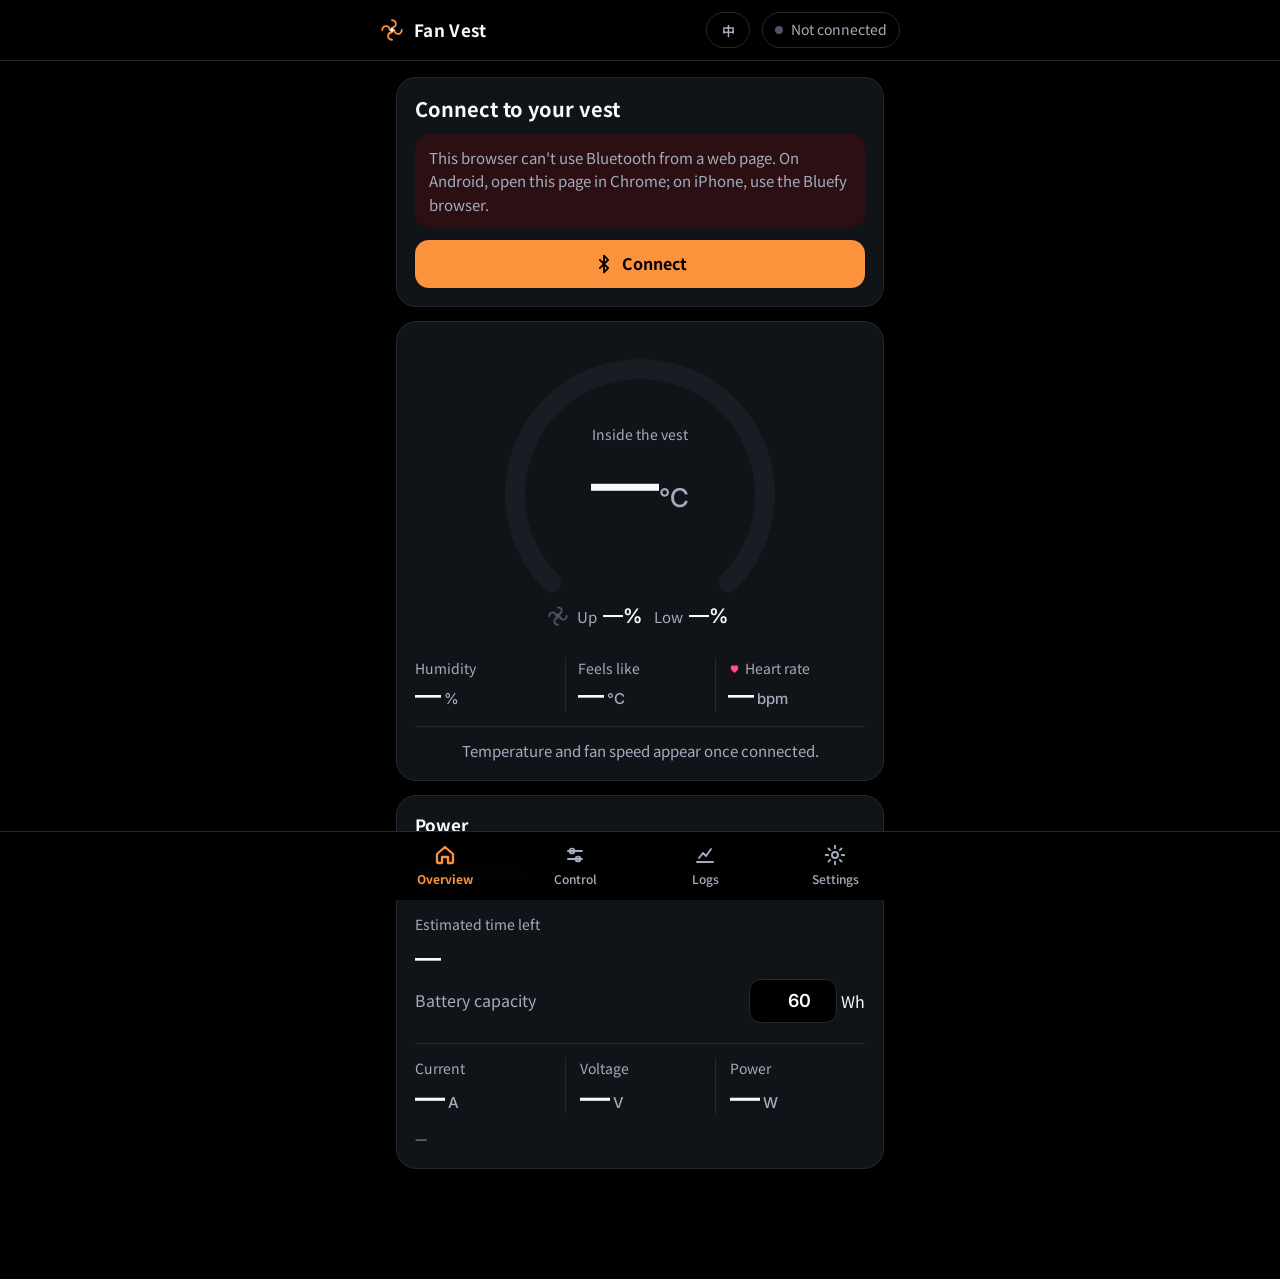
<file: docs/index.html>
<!doctype html>
<html lang="zh-Hant">
<head>
<meta charset="utf-8">
<meta name="viewport" content="width=device-width, initial-scale=1, viewport-fit=cover">
<title>風扇背心控制</title>
<meta name="description" content="用手機藍牙控制溫控風扇背心：即時溫濕度、體感溫度、分區風速、電源與中暑警示。">
<meta name="theme-color" content="#000000">
<link rel="manifest" href="manifest.webmanifest">
<link rel="icon" href="icon.svg" type="image/svg+xml">
<link rel="preconnect" href="https://fonts.googleapis.com">
<link rel="preconnect" href="https://fonts.gstatic.com" crossorigin>
<link href="https://fonts.googleapis.com/css2?family=Inter:wght@500;600;700&family=Noto+Sans+TC:wght@400;500;700&display=swap" rel="stylesheet">
<link rel="stylesheet" href="style.css?v=14">
</head>
<body>
<header class="bar">
  <div class="bar-inner">
    <h1 class="brand">
      <svg viewBox="0 0 32 32" aria-hidden="true"><path d="M16 3c4 0 6 3.2 5 6.4-.7 2.3-3 3.4-5 3.6M29 16c0 4-3.2 6-6.4 5-2.3-.7-3.4-3-3.6-5M16 29c-4 0-6-3.2-5-6.4.7-2.3 3-3.4 5-3.6M3 16c0-4 3.2-6 6.4-5 2.3.7 3.4 3 3.6 5" fill="none" stroke="#fb923c" stroke-width="2.4" stroke-linecap="round"/><circle cx="16" cy="16" r="2.6" fill="#f8fafc"/></svg>
      <span data-i18n="brand">風扇背心</span>
    </h1>
    <button class="lang" id="langBtn" type="button" data-i18n="langBtn" data-i18n-aria="langLabel">EN</button>
    <span class="link" id="link" data-state="idle" role="status" aria-live="polite"><span class="link-dot"></span><span id="linkText">未連線</span></span>
  </div>
</header>

<main>
  <section class="panel connect" id="connectPanel" aria-labelledby="connectTitle">
    <h2 id="connectTitle" data-i18n="connectTitle">連線到背心</h2>
    <p id="connectText">打開背心電源與手機藍牙，再點下面的按鈕，從清單選擇「FanVest」。第一次連線時手機會要求輸入配對碼（預設 123456）。</p>
    <div class="notice err" id="unsupported" hidden>
      <p data-i18n="unsupported">這個瀏覽器不支援藍牙網頁連線。Android 請用 Chrome 開啟本頁；iPhone 請改用 Bluefy 瀏覽器。</p>
    </div>
    <div class="notice err" id="connectError" hidden><p id="connectErrorText"></p></div>
    <button class="primary" id="connectBtn" type="button">
      <svg viewBox="0 0 24 24" aria-hidden="true"><path d="M7 7l10 10-5 5V2l5 5L7 17" fill="none" stroke="currentColor" stroke-width="2.2" stroke-linecap="round" stroke-linejoin="round"/></svg>
      <span id="connectBtnText">連線裝置</span>
    </button>
  </section>

  <section class="alert" id="heatAlert" role="alert" hidden>
    <svg viewBox="0 0 24 24" aria-hidden="true"><path d="M12 3l9.5 17h-19z" fill="none" stroke="currentColor" stroke-width="2" stroke-linejoin="round"/><path d="M12 10v4.5M12 17.5v.5" stroke="currentColor" stroke-width="2.2" stroke-linecap="round"/></svg>
    <div>
      <p class="alert-title" id="heatAlertTitle">中暑風險</p>
      <p id="heatAlertText">請到陰涼處休息、補充水分。</p>
    </div>
    <button type="button" id="muteBtn" data-i18n="mute">我知道了</button>
  </section>

  <section class="alert" id="hrAlert" role="alert" hidden>
    <svg viewBox="0 0 24 24" aria-hidden="true"><path d="M12 20s-7-4.4-7-10a4 4 0 0 1 7-2.6A4 4 0 0 1 19 10c0 5.6-7 10-7 10z" fill="none" stroke="currentColor" stroke-width="2" stroke-linejoin="round"/></svg>
    <div>
      <p class="alert-title" id="hrAlertTitle"></p>
      <p id="hrAlertText"></p>
    </div>
    <button type="button" id="hrMuteBtn" data-i18n="mute">我知道了</button>
  </section>

  <section class="alert info" id="hydrateAlert" role="alert" hidden>
    <svg viewBox="0 0 24 24" aria-hidden="true"><path d="M12 3c3.5 4.5 6 7.8 6 11a6 6 0 0 1-12 0c0-3.2 2.5-6.5 6-11z" fill="none" stroke="currentColor" stroke-width="2" stroke-linejoin="round"/></svg>
    <div>
      <p class="alert-title" id="hydrateTitle"></p>
      <p id="hydrateText"></p>
    </div>
    <button type="button" id="hydrateBtn" data-i18n="hydrateBtn">我喝水了</button>
  </section>

  <div class="view" id="view-home" data-view="home" role="tabpanel" aria-labelledby="tab-home">
    <section class="panel gauge-panel" data-i18n-aria="readings" aria-label="即時讀數">
      <div class="gauge">
        <svg viewBox="0 0 240 240" aria-hidden="true">
          <path class="track" d="M49.29 190.71 A100 100 0 1 1 190.71 190.71"/>
          <path class="arc" id="arc" d="M49.29 190.71 A100 100 0 1 1 190.71 190.71" pathLength="100" stroke-dasharray="0 100"/>
        </svg>
        <div class="gauge-center">
          <span class="g-label" data-i18n="insideTemp">背心內溫度</span>
          <span class="g-temp"><span id="temp">—</span><span class="unit">°C</span></span>
          <span class="g-level" id="level"></span>
        </div>
        <div class="g-fan">
          <svg class="fan-icon" id="fanIcon" viewBox="0 0 24 24" aria-hidden="true"><path d="M12 2.5c3 0 4.5 2.4 3.8 4.8-.5 1.7-2.2 2.6-3.8 2.7M21.5 12c0 3-2.4 4.5-4.8 3.8-1.7-.5-2.6-2.2-2.7-3.8M12 21.5c-3 0-4.5-2.4-3.8-4.8.5-1.7 2.2-2.6 3.8-2.7M2.5 12c0-3 2.4-4.5 4.8-3.8 1.7.5 2.6 2.2 2.7 3.8" fill="none" stroke="currentColor" stroke-width="2" stroke-linecap="round"/><circle cx="12" cy="12" r="1.8" fill="currentColor"/></svg>
          <span data-i18n="upperShort">上</span><strong><span id="pctUpper">—</span>%</strong>
          <span data-i18n="lowerShort">下</span><strong><span id="pctLower">—</span>%</strong>
        </div>
      </div>
      <div class="stats three" id="readStats">
        <div><p class="p-label" data-i18n="humidity">濕度</p><p class="p-value"><span id="hum">—</span><span class="p-unit">%</span></p></div>
        <div><p class="p-label" data-i18n="feelsLike">體感溫度</p><p class="p-value"><span id="feels">—</span><span class="p-unit">°C</span></p></div>
        <div id="hrStat"><p class="p-label"><svg class="hr-icon" id="hrIcon" viewBox="0 0 24 24" aria-hidden="true"><path d="M12 20s-7-4.4-7-10a4 4 0 0 1 7-2.6A4 4 0 0 1 19 10c0 5.6-7 10-7 10z" fill="currentColor"/></svg><span data-i18n="hrTitle">心率</span></p><p class="p-value hr-value"><span id="hrNow">—</span><span class="p-unit">bpm</span></p><p class="p-sub" id="hrPeakVal"></p></div>
      </div>
      <p class="slider-note" id="hrNote" hidden></p>
      <div class="notice warn" id="sensorError" hidden><p id="sensorErrorText"></p></div>
      <p class="hint" id="hint">連線後會顯示即時溫度與風速。</p>
    </section>

    <section class="panel exposure" id="exposurePanel" aria-labelledby="exposureTitle" hidden>
      <h2 id="exposureTitle" data-i18n="exposureTitle">熱暴露</h2>
      <div class="stats">
        <div><p class="p-label" data-i18n="hotNow">連續高溫</p><p class="p-value"><span id="hotNow">—</span><span class="p-unit" data-i18n="minUnit">分</span></p></div>
        <div><p class="p-label" data-i18n="hotTotal">本次累積</p><p class="p-value"><span id="hotTotal">—</span><span class="p-unit" data-i18n="minUnit">分</span></p></div>
      </div>
      <p class="slider-note" id="exposureNote"></p>
    </section>

    <section class="panel power" aria-labelledby="powerTitle">
      <h2 id="powerTitle" data-i18n="powerTitle">電源</h2>
      <div class="battery" id="battery">
        <div class="batt-head"><span class="p-label" data-i18n="battery">電池（估算）</span><strong id="battPct">—</strong></div>
        <div class="batt-bar"><div id="battFill"></div></div>
      </div>

      <div class="runtime">
        <p class="p-label" data-i18n="runtimeLabel">預估還能用</p>
        <p class="p-value" id="runtime">—</p>
        <div class="field"><label for="capacity" data-i18n="capacityLabel">電池容量</label><span><input type="number" id="capacity" min="5" max="500" step="1" inputmode="numeric"> Wh</span></div>
        <p class="slider-note" id="runtimeNote"></p>
      </div>
      <div class="power-grid" id="powerGrid">
        <div><p class="p-label" data-i18n="current">電流</p><p class="p-value"><span id="amps">—</span><span class="p-unit">A</span></p></div>
        <div><p class="p-label" data-i18n="voltage">電壓</p><p class="p-value"><span id="volts">—</span><span class="p-unit">V</span></p></div>
        <div><p class="p-label" data-i18n="power">功率</p><p class="p-value"><span id="watts">—</span><span class="p-unit">W</span></p></div>
      </div>
      <p class="slider-note" id="usage">—</p>
      <div class="notice err" id="overcurrent" hidden><p id="overcurrentText"></p></div>
      <div class="notice warn" id="fanLow" hidden><p id="fanLowText"></p></div>
      <div class="notice warn" id="lowBatt" hidden><p id="lowBattText"></p></div>
      <p class="slider-note" id="powerNote" hidden data-i18n="powerMissing">沒有偵測到電流感測器（INA219），其他功能照常運作。</p>
    </section>
  </div>

  <div class="view" id="view-control" data-view="control" role="tabpanel" aria-labelledby="tab-control" hidden>
    <section class="panel control" aria-labelledby="controlTitle">
      <h2 id="controlTitle" data-i18n="controlTitle">控制模式</h2>
      <div class="segmented" role="group" data-i18n-aria="controlTitle" aria-label="控制模式">
        <button type="button" id="modeAuto" aria-pressed="true" disabled data-i18n="modeAuto">自動</button>
        <button type="button" id="modeManual" aria-pressed="false" disabled data-i18n="modeManual">手動</button>
      </div>

      <div class="chips" role="group" id="profiles" data-i18n-aria="profileTitle" aria-label="情境模式">
        <button type="button" data-profile="1" data-i18n="profile1">戶外工作</button>
        <button type="button" data-profile="2" data-i18n="profile2">運動</button>
        <button type="button" data-profile="3" data-i18n="profile3">安靜</button>
        <button type="button" data-profile="4" data-i18n="profile4">省電</button>
        <button type="button" data-profile="0" data-i18n="profile0">自訂</button>
      </div>
      <p class="slider-note" id="profileNote"></p>
      <div class="slider-head"><label for="sliderUpper" data-i18n="upperSpeed">上方風速</label><output id="outUpper" for="sliderUpper">50%</output></div>
      <input type="range" id="sliderUpper" min="0" max="100" step="5" value="50" disabled>
      <div class="slider-head"><label for="sliderLower" data-i18n="lowerSpeed">下方風速</label><output id="outLower" for="sliderLower">50%</output></div>
      <input type="range" id="sliderLower" min="0" max="100" step="5" value="50" disabled>
      <p class="slider-note" id="sliderNote">切換到手動模式後可以拖曳調整。</p>
    </section>

    <section class="panel curve" aria-labelledby="curveTitle">
      <h2 id="curveTitle" data-i18n="curveTitle">溫度與風速曲線</h2>
      <p class="sub" id="curveSub"></p>
      <svg id="chart" viewBox="0 0 340 190" role="img" data-i18n-aria="curveChart" aria-label="溫度對應風速曲線"></svg>
    </section>
  </div>

  <div class="view" id="view-log" data-view="log" role="tabpanel" aria-labelledby="tab-log" hidden>
    <section class="panel history" aria-labelledby="historyTitle">
      <h2 id="historyTitle" data-i18n="historyTitle">最近 10 分鐘</h2>
      <div class="legend">
        <span><i class="lg-temp"></i><span data-i18n="legendTemp">溫度</span></span><span><i class="lg-feels"></i><span data-i18n="legendFeels">體感</span></span><span><i class="lg-fan"></i><span data-i18n="legendFan">風速（右軸）</span></span>
      </div>
      <svg id="historyChart" viewBox="0 0 340 170" role="img" data-i18n-aria="historyChart" aria-label="最近 10 分鐘溫度與風速"></svg>
      <div class="legend"><span><i class="lg-hr"></i><span data-i18n="legendHr">心率</span></span><span><i class="lg-hr-alert"></i><span data-i18n="legendHrAlert">警報門檻</span></span></div>
      <svg id="hrChart" viewBox="0 0 340 100" role="img" data-i18n-aria="hrChart" aria-label="最近 10 分鐘心率"></svg>

      <button class="secondary" type="button" id="exportBtn" data-i18n="exportBtn" disabled>匯出紀錄（CSV）</button>
      <p class="slider-note" id="historyNote" data-i18n="historyNote">連線後開始記錄，網頁關閉後會清除。</p>
    </section>

    <section class="panel weather" id="weatherPanel" aria-labelledby="weatherTitle">
      <h2 id="weatherTitle" data-i18n="weatherTitle">戶外天氣</h2>
      <div class="stats" id="weatherStats" hidden>
        <div><p class="p-label" data-i18n="outdoorTemp">戶外溫度</p><p class="p-value"><span id="wxTemp">—</span><span class="p-unit">°C</span></p></div>
        <div><p class="p-label" data-i18n="outdoorFeels">戶外體感</p><p class="p-value"><span id="wxFeels">—</span><span class="p-unit">°C</span></p></div>
      </div>
      <p class="slider-note" id="weatherNote" data-i18n="weatherNote">按下按鈕後會用你的位置向 Open-Meteo 查詢天氣（位置只取到小數點後兩位）。</p>
      <div class="notice warn" id="weatherWarn" hidden><p id="weatherWarnText"></p></div>
      <button class="secondary" type="button" id="weatherBtn" data-i18n="weatherBtn">查詢天氣</button>
    </section>
  </div>

  <div class="view" id="view-settings" data-view="settings" role="tabpanel" aria-labelledby="tab-settings" hidden>
    <details class="panel settings" id="settings" open>
      <summary><h2 data-i18n="settingsTitle">設定</h2><span class="slider-note" data-i18n="settingsSub">溫度門檻、警示、蜂鳴器</span></summary>
      <form id="settingsForm" novalidate>
        <div class="field"><label for="setT1" data-i18n="setT1">啟動溫度</label><span><input type="number" id="setT1" step="0.5" min="16" max="44" inputmode="decimal"> °C</span></div>
        <div class="field"><label for="setT0" data-i18n="setT0">停止溫度</label><span><input type="number" id="setT0" step="0.5" min="15" max="43" inputmode="decimal"> °C</span></div>
        <div class="field"><label for="setT2" data-i18n="setT2">全速溫度</label><span><input type="number" id="setT2" step="0.5" min="17" max="45" inputmode="decimal"> °C</span></div>
        <div class="field"><label for="setHeat" data-i18n="setHeat">中暑警示（體感）</label><span><input type="number" id="setHeat" step="0.5" min="30" max="55" inputmode="decimal"> °C</span></div>
        <div class="slider-head"><label for="setBoost" data-i18n="setBoost">自動模式下方加強</label><output id="outBoost" for="setBoost">10%</output></div>
        <input type="range" id="setBoost" min="0" max="50" step="5" value="10">
        <label class="toggle"><input type="checkbox" id="setFeels"><span data-i18n="setFeels">依體感溫度控制（考慮濕度，悶熱時吹更強）</span></label>
        <label class="toggle"><input type="checkbox" id="setBuzzer"><span data-i18n="setBuzzer">蜂鳴器提醒</span></label>

        <div class="slider-head"><label for="setMax" data-i18n="setMax">最高風速上限</label><output id="outMax" for="setMax">100%</output></div>
        <input type="range" id="setMax" min="30" max="100" step="5" value="100">
        <div class="field"><label for="setHydFeels" data-i18n="setHydFeels">喝水提醒（體感高於）</label><span><input type="number" id="setHydFeels" step="0.5" min="25" max="45" inputmode="decimal"> °C</span></div>
        <div class="field"><label for="setHydMin" data-i18n="setHydMin">每隔</label><span><input type="number" id="setHydMin" step="5" min="5" max="120" inputmode="numeric"> <span data-i18n="minUnit">分</span></span></div>
        <label class="toggle"><input type="checkbox" id="setHrFan"><span data-i18n="setHrFan">心率偏快時自動加大風速（自動模式）</span></label>
      <div class="field"><label for="setHrHigh" data-i18n="setHrHigh">心率警報（持續高於）</label><span><input type="number" id="setHrHigh" step="5" min="100" max="220" inputmode="numeric"> bpm</span></div>
        <label class="toggle"><input type="checkbox" id="setLearn"><span data-i18n="setLearn">學習我的偏好（依手動調整自動微調門檻）</span></label>
        <div class="learn-row"><p class="slider-note" id="learnNote"></p><button class="ghost" type="button" id="learnReset" data-i18n="learnReset">清除學習</button></div>
        <div class="notice err" id="settingsError" hidden><p id="settingsErrorText"></p></div>
        <button class="primary" type="submit" id="saveBtn" disabled data-i18n="save">儲存到背心</button>
        <p class="slider-note" id="settingsNote" data-i18n="settingsNote">設定會存在背心裡，重新開機也不會消失。</p>
      </form>
    </details>

    <details class="panel settings" id="diagPanel">
      <summary><h2 data-i18n="diagTitle">診斷</h2><span class="slider-note" data-i18n="diagSub">韌體版本、原始數值、自我檢測、無線更新</span></summary>
      <dl class="diag" id="diagList"></dl>
      <div class="notice warn" id="diagHint" hidden><p data-i18n="diagNoExtra">手機沒有讀到新版韌體的進階資料，可能是記住了舊的藍牙資料。請到手機的藍牙設定把 FanVest 取消配對，關閉再開啟藍牙，然後重新連線。</p></div>
      <div class="notice" id="selfTestResult" hidden><p id="selfTestText"></p></div>
      <button class="secondary" type="button" id="selfTestBtn" data-i18n="selfTestBtn" disabled>重新自我檢測</button>
      <button class="secondary" type="button" id="otaBtn" data-i18n="otaBtn" disabled>進入無線更新模式</button>
      <p class="slider-note" data-i18n="otaNote">進入後背心會關閉藍牙並開啟 Wi-Fi 熱點「FanVest-xxxx-OTA」（密碼 fanvest123），連上後打開 http://192.168.4.1 上傳新韌體。</p>
    </details>

    <a class="team-link" href="team.html" data-i18n="teamLink">團隊模式：一台手機看多件背心 →</a>

    <button class="ghost" id="disconnectBtn" type="button" hidden data-i18n="disconnect">中斷連線</button>
  </div>

  <p class="foot" id="foot"></p>
</main>

<nav class="tabbar" role="tablist" data-i18n-aria="navLabel" aria-label="頁面">
    <button type="button" role="tab" id="tab-home" data-tab="home" aria-controls="view-home" aria-selected="true"><svg viewBox="0 0 24 24" aria-hidden="true"><path d="M4 11l8-7 8 7v8a1 1 0 0 1-1 1h-4v-6h-6v6H5a1 1 0 0 1-1-1z"/></svg><span data-i18n="navHome">總覽</span></button>
    <button type="button" role="tab" id="tab-control" data-tab="control" aria-controls="view-control" aria-selected="false"><svg viewBox="0 0 24 24" aria-hidden="true"><path d="M5 8h14M5 16h14"/><circle cx="9" cy="8" r="2.4"/><circle cx="15" cy="16" r="2.4"/></svg><span data-i18n="navControl">控制</span></button>
    <button type="button" role="tab" id="tab-log" data-tab="log" aria-controls="view-log" aria-selected="false"><svg viewBox="0 0 24 24" aria-hidden="true"><path d="M4 19h16M6 15l4-5 3 3 5-7"/></svg><span data-i18n="navLog">紀錄</span></button>
    <button type="button" role="tab" id="tab-settings" data-tab="settings" aria-controls="view-settings" aria-selected="false"><svg viewBox="0 0 24 24" aria-hidden="true"><circle cx="12" cy="12" r="3"/><path d="M12 2.8v2.4M12 18.8v2.4M2.8 12h2.4M18.8 12h2.4M5.5 5.5l1.7 1.7M16.8 16.8l1.7 1.7M5.5 18.5l1.7-1.7M16.8 7.2l1.7-1.7"/></svg><span data-i18n="navSettings">設定</span></button>
</nav>

<script src="i18n.js?v=14"></script>
<script src="ui.js?v=14"></script>
<script src="app.js?v=14"></script>
<script src="features.js?v=14"></script>
<script src="nav.js?v=14"></script>
</body>
</html>
</file>
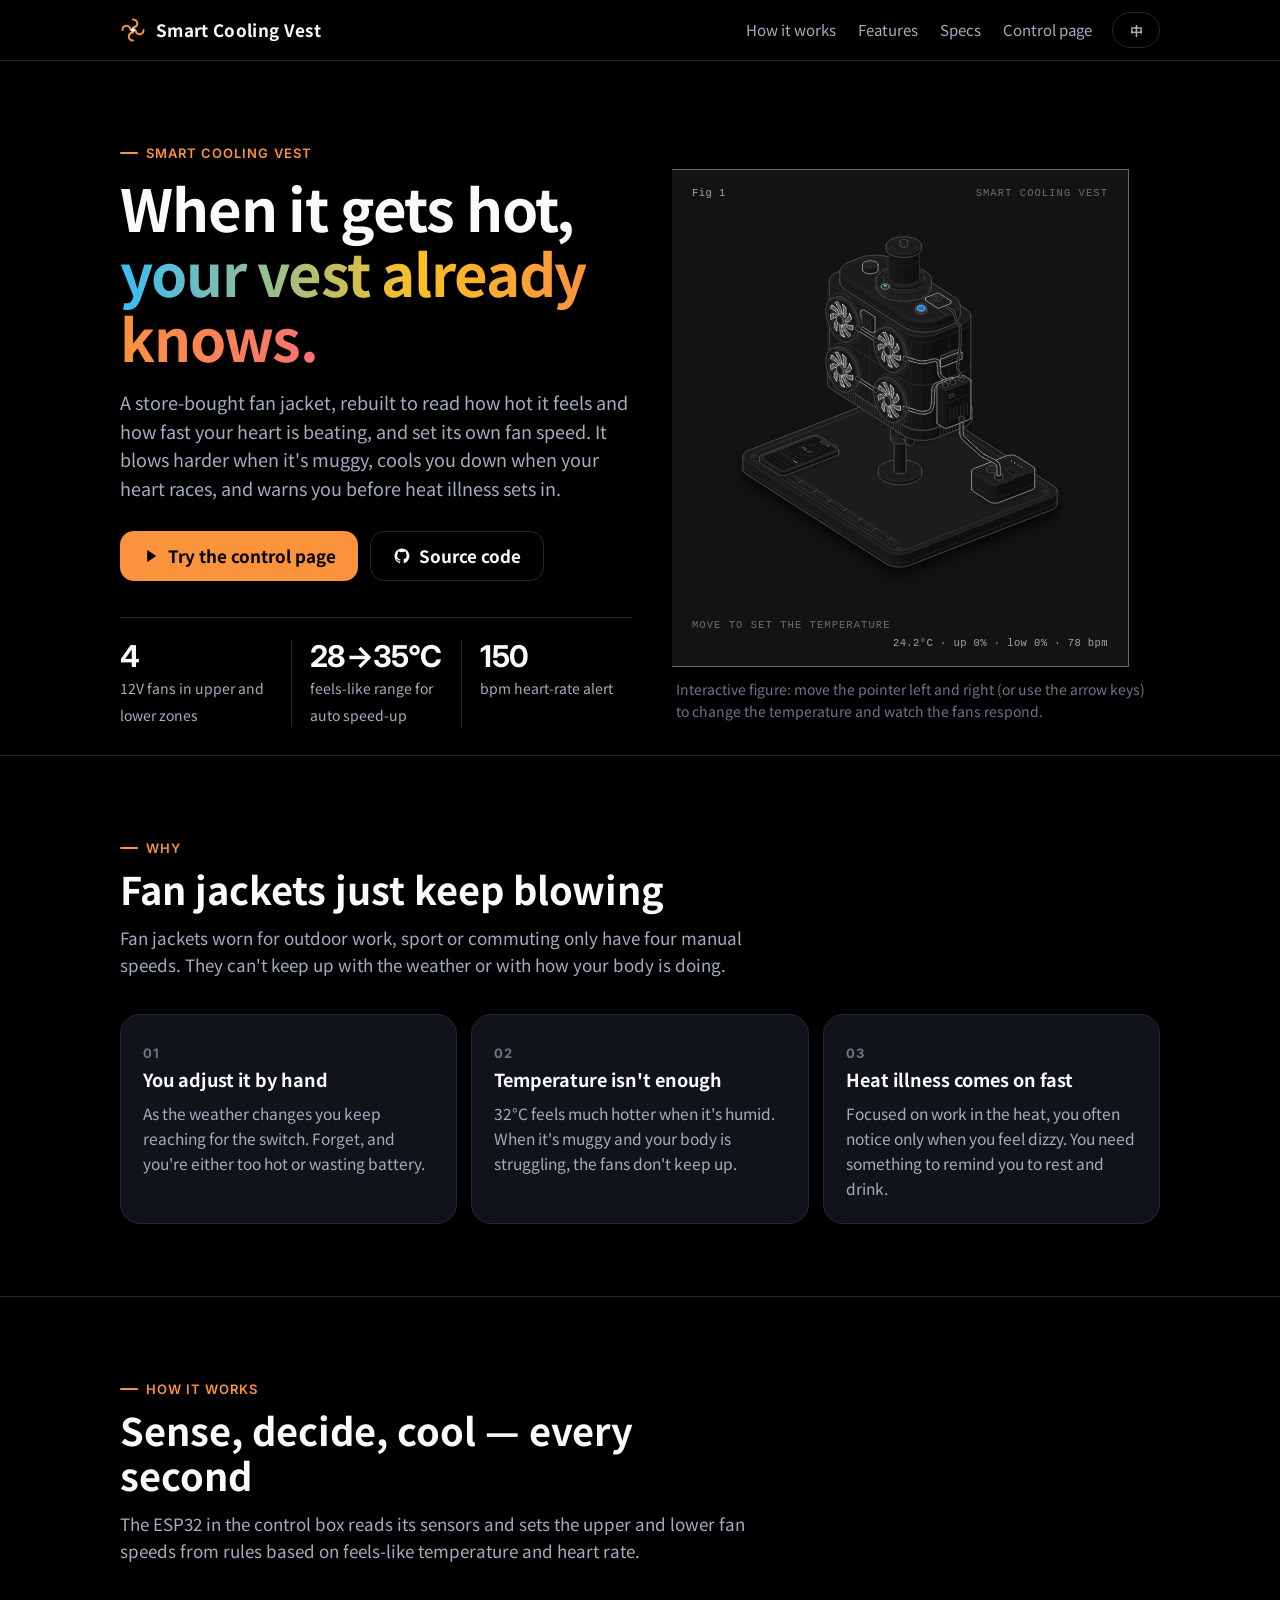
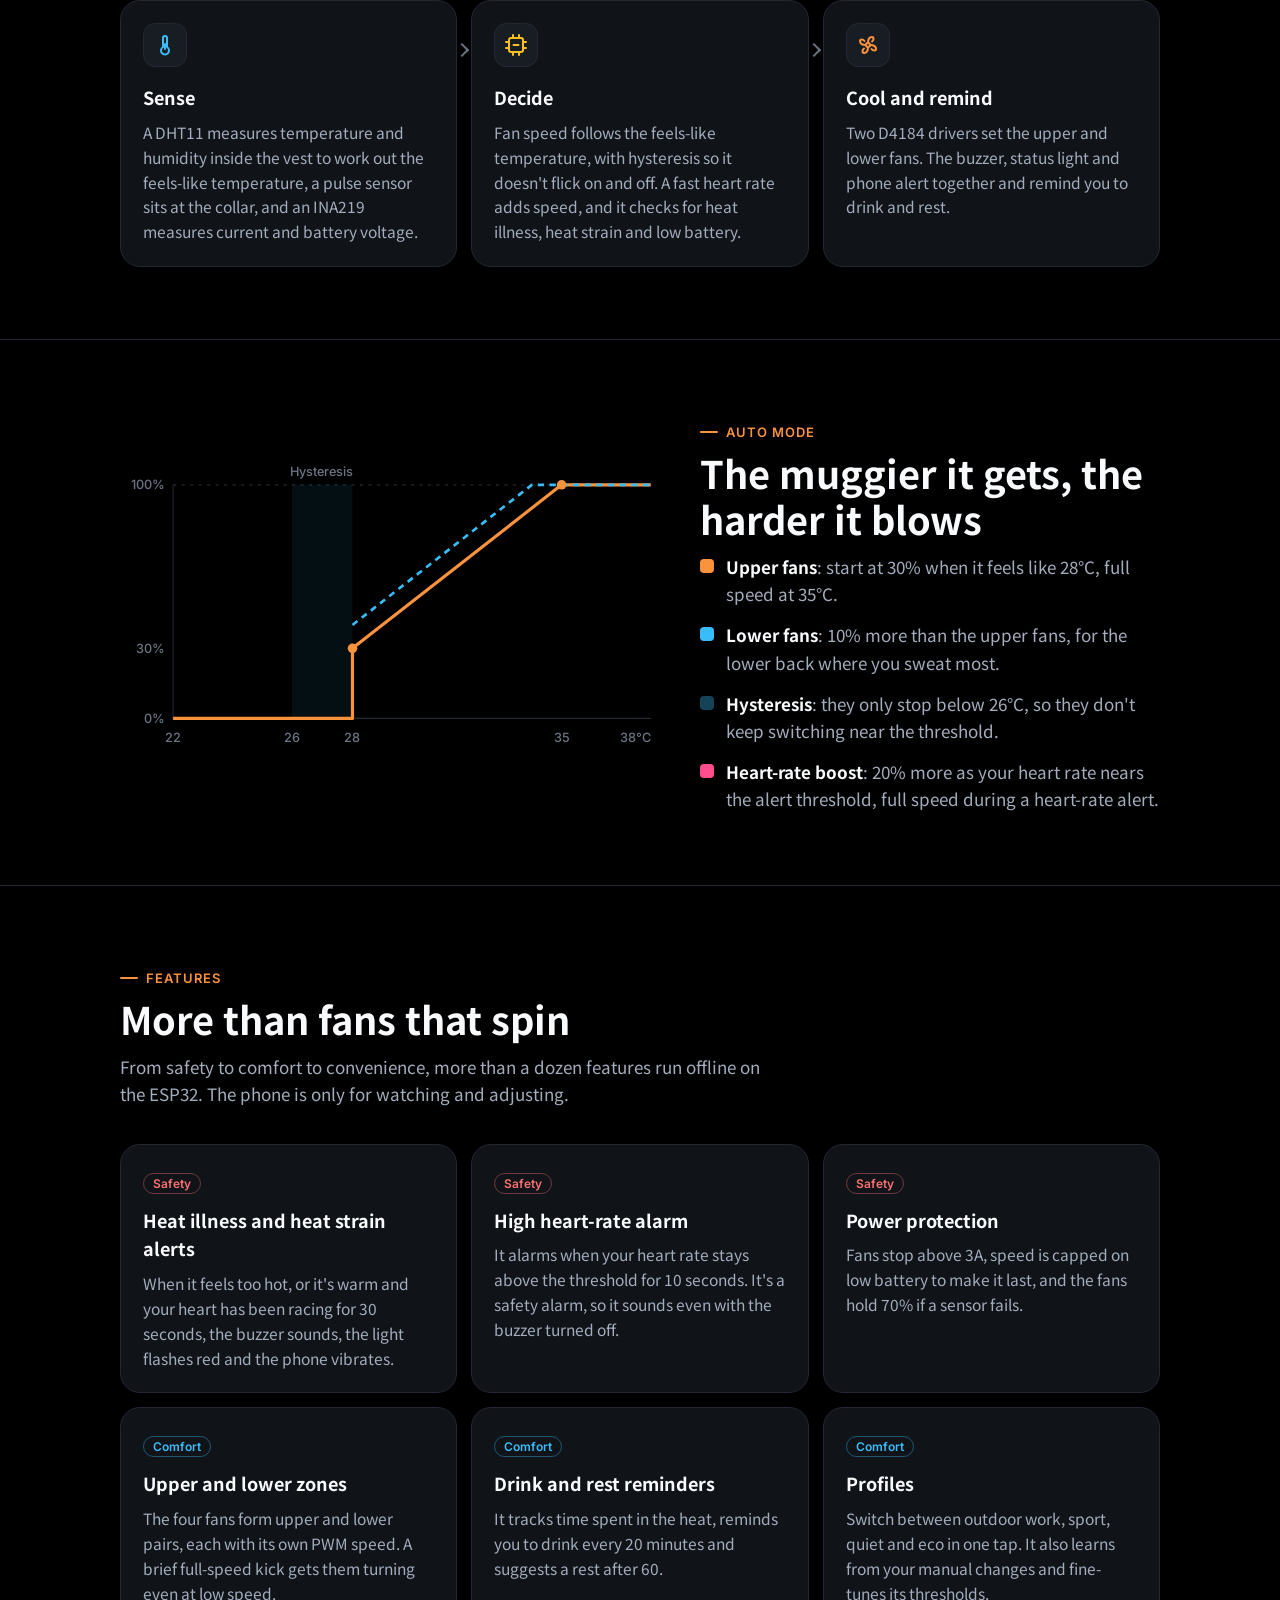
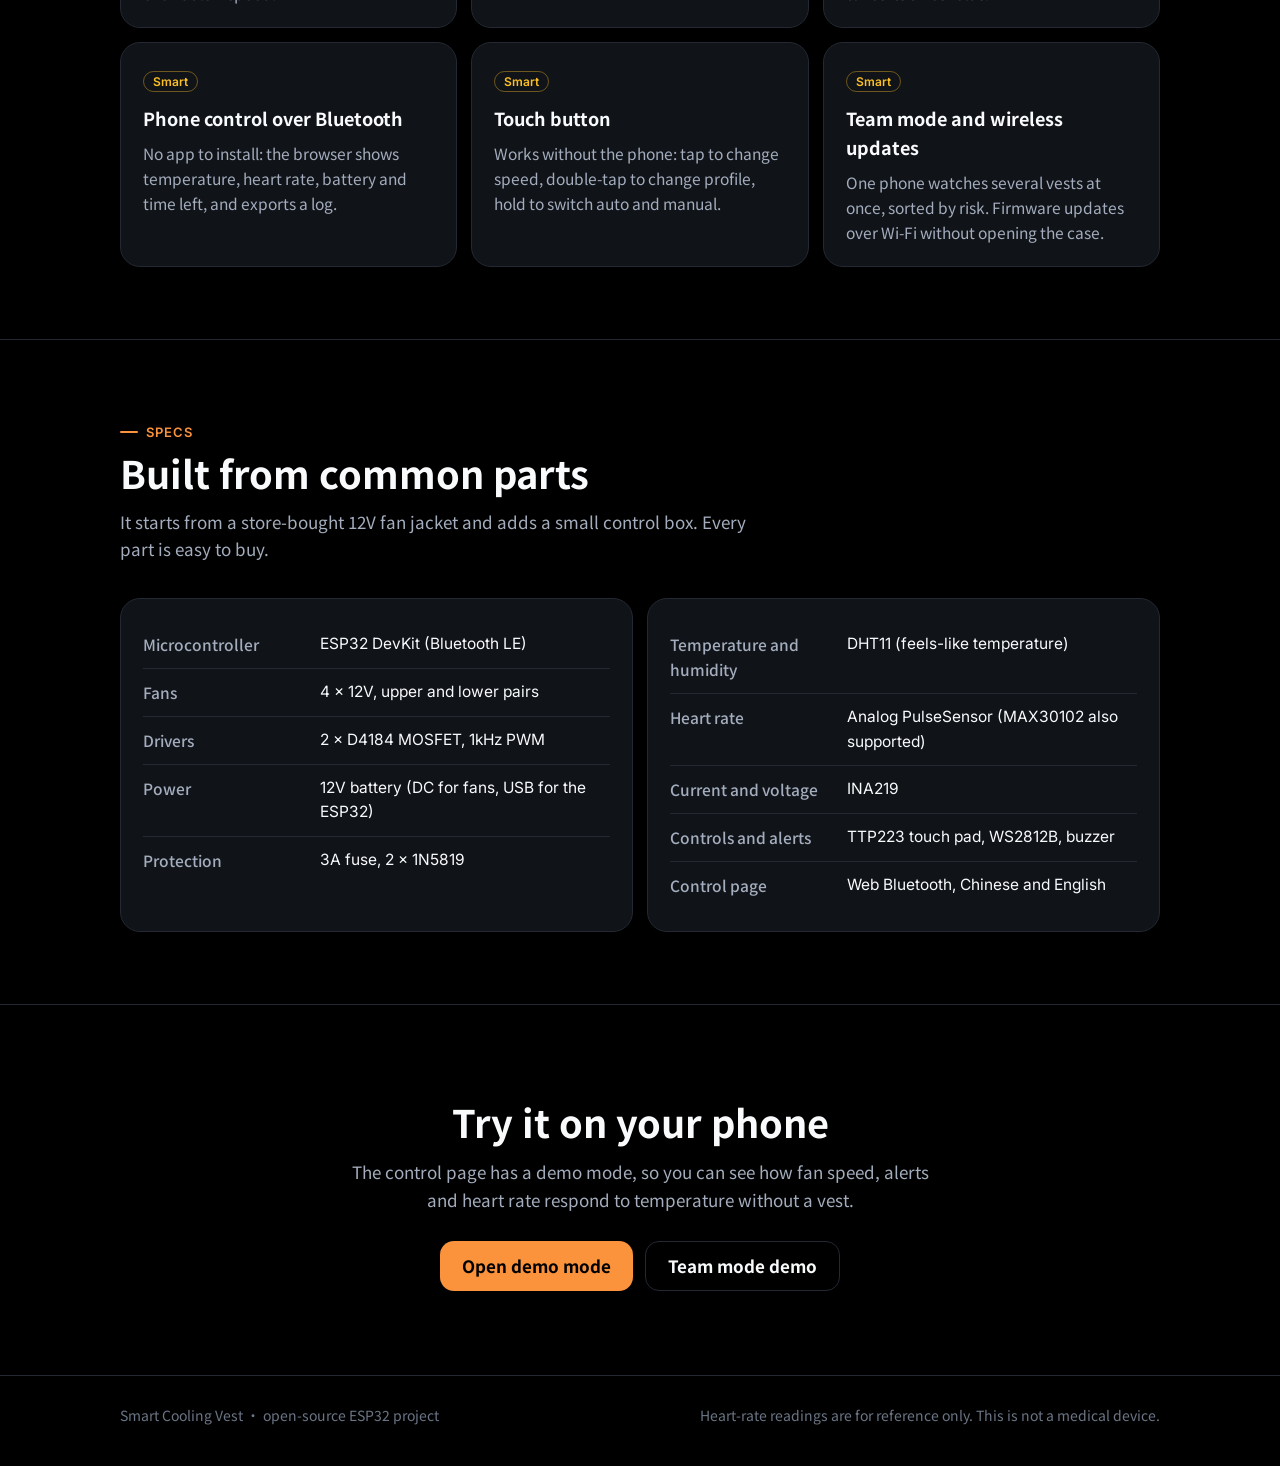
<file: docs/intro/index.html>
<!doctype html>
<html lang="zh-Hant">
<head>
<meta charset="utf-8">
<meta name="viewport" content="width=device-width, initial-scale=1, viewport-fit=cover">
<title>智能溫控風扇背心</title>
<meta name="description" content="把市售空調服改裝成依體感溫度與心率自動調速的風扇背心：ESP32、四顆 12V 風扇分區控制、中暑與心率警報、手機藍牙控制。">
<meta name="theme-color" content="#000000">
<link rel="icon" href="../icon.svg" type="image/svg+xml">
<link rel="preconnect" href="https://fonts.googleapis.com">
<link rel="preconnect" href="https://fonts.gstatic.com" crossorigin>
<link href="https://fonts.googleapis.com/css2?family=Inter:wght@500;600;700&family=Noto+Sans+TC:wght@400;500;700&display=swap" rel="stylesheet">
<style>
:root {
  --bg: #000; --surface: #101318; --surface-2: #181c23; --line: #232833;
  --text: #f8fafc; --text-2: #a3adbd; --text-3: #6b7585;
  --cool: #38bdf8; --warm: #fbbf24; --hot: #fb923c; --peak: #f87171; --pink: #ff4d8d; --ok: #22c55e;
  --accent: #fb923c;
  --num: "Inter", "Noto Sans TC", system-ui, sans-serif;
  --font: "Noto Sans TC", "PingFang TC", "Microsoft JhengHei", system-ui, sans-serif;
  color-scheme: dark;
}
* { box-sizing: border-box; }
html { background: var(--bg); scroll-behavior: smooth; -webkit-text-size-adjust: 100%; }
body { margin: 0; background: var(--bg); color: var(--text); font: 400 17px/1.7 var(--font); }
a { color: inherit; }
:focus-visible { outline: 2px solid var(--accent); outline-offset: 3px; border-radius: 8px; }
.wrap { max-width: 1080px; margin: 0 auto; padding: 0 20px; }

/* 頂欄 */
.bar { position: sticky; top: 0; z-index: 5; background: rgba(0,0,0,.82); -webkit-backdrop-filter: blur(12px); backdrop-filter: blur(12px); border-bottom: 1px solid var(--line); }
.bar .wrap { display: flex; align-items: center; gap: 20px; min-height: 60px; }
.brand { display: flex; align-items: center; gap: 10px; font-weight: 700; text-decoration: none; letter-spacing: .02em; }
.brand svg { width: 26px; height: 26px; }
.bar nav { margin-left: auto; display: flex; gap: 22px; font-size: 15px; }
.bar nav a { color: var(--text-2); text-decoration: none; }
.bar nav a:hover { color: var(--text); }
.lang { min-height: 36px; min-width: 48px; padding: 0 12px; background: transparent; color: var(--text-2); border: 1px solid var(--line); border-radius: 999px; font: 600 13px var(--num); cursor: pointer; }
.lang:hover { color: var(--text); border-color: #343b48; }
@media (max-width: 720px) { .bar nav { display: none; } .lang { margin-left: auto; } }
html[lang="en"] body { line-height: 1.6; }
html[lang="en"] h1 { letter-spacing: -.02em; }

/* 主視覺 */
.hero { padding-top: 72px; padding-bottom: 28px; display: grid; grid-template-columns: 1.05fr 1fr; gap: 40px; align-items: center; }
.eyebrow { display: inline-flex; align-items: center; gap: 8px; font: 600 13px var(--num); letter-spacing: .08em; color: var(--accent); text-transform: uppercase; }
.eyebrow::before { content: ""; width: 18px; height: 2px; background: var(--accent); border-radius: 2px; }
h1 { margin: 14px 0 18px; font-size: clamp(36px, 5.4vw, 58px); line-height: 1.12; letter-spacing: -.01em; }
h1 em { font-style: normal; background: linear-gradient(90deg, var(--cool), var(--warm) 45%, var(--hot) 70%, var(--peak)); -webkit-background-clip: text; background-clip: text; color: transparent; }
.lead { margin: 0 0 28px; color: var(--text-2); font-size: 18px; max-width: 32em; }
.cta { display: flex; flex-wrap: wrap; gap: 12px; }
.btn { display: inline-flex; align-items: center; gap: 8px; min-height: 50px; padding: 0 22px; border-radius: 14px; font-weight: 700; text-decoration: none; transition: background-color .15s, border-color .15s, transform .1s; }
.btn:active { transform: scale(.98); }
.btn.primary { background: var(--accent); color: #000; }
.btn.primary:hover { background: #f97316; }
.btn.ghost { border: 1px solid var(--line); color: var(--text); }
.btn.ghost:hover { border-color: var(--accent); }
.btn svg { width: 18px; height: 18px; }
.stats { display: grid; grid-template-columns: repeat(3, 1fr); gap: 0; margin-top: 36px; border-top: 1px solid var(--line); padding-top: 22px; }
.stats div + div { border-left: 1px solid var(--line); padding-left: 18px; }
.stats b { display: block; font: 700 30px/1.1 var(--num); letter-spacing: -.02em; }
.stats span { font-size: 14px; color: var(--text-2); }

/* 立體圖 */
.figure { position: relative; }
.figure iframe { display: block; width: 100%; height: 640px; border: 0; background: #000; }
.figure-note { margin: 10px 4px 0; font-size: 14px; color: var(--text-3); }
@media (max-width: 900px) {
  .hero { grid-template-columns: 1fr; padding-top: 40px; }
}

/* 區塊 */
section.block { padding: 72px 0; border-top: 1px solid var(--line); }
.head { max-width: 640px; margin-bottom: 36px; }
h2 { margin: 10px 0 12px; font-size: clamp(28px, 3.6vw, 38px); line-height: 1.2; }
.head p { margin: 0; color: var(--text-2); }

/* 問題 */
.problem { display: grid; grid-template-columns: repeat(3, 1fr); gap: 14px; }
.card { background: var(--surface); border: 1px solid var(--line); border-radius: 20px; padding: 22px; }
.card h3 { margin: 0 0 8px; font-size: 18px; }
.card p { margin: 0; color: var(--text-2); font-size: 15.5px; }
.card .num { font: 700 13px var(--num); color: var(--text-3); letter-spacing: .08em; }

/* 運作流程 */
.flow { display: grid; grid-template-columns: repeat(3, 1fr); gap: 14px; counter-reset: step; }
.flow .card { position: relative; }
.flow .icon { width: 44px; height: 44px; border-radius: 12px; display: grid; place-items: center; background: var(--surface-2); border: 1px solid var(--line); margin-bottom: 16px; }
.flow .icon svg { width: 24px; height: 24px; fill: none; stroke-width: 2; stroke-linecap: round; stroke-linejoin: round; }
.flow .card:not(:last-child)::after { content: ""; position: absolute; right: -11px; top: 44px; width: 8px; height: 8px; border-top: 2px solid var(--text-3); border-right: 2px solid var(--text-3); transform: rotate(45deg); }

/* 自動曲線 */
.curve { display: grid; grid-template-columns: 1.2fr 1fr; gap: 28px; align-items: center; }
.curve svg { width: 100%; height: auto; display: block; }
.curve .axis { stroke: var(--line); }
.curve .tick { fill: var(--text-3); font: 500 12px var(--num); }
.legend { list-style: none; margin: 0; padding: 0; display: grid; gap: 14px; }
.legend li { display: grid; grid-template-columns: 14px 1fr; gap: 12px; align-items: start; color: var(--text-2); }
.legend i { width: 14px; height: 14px; border-radius: 4px; margin-top: 6px; }
.legend b { color: var(--text); }

/* 功能 */
.features { display: grid; grid-template-columns: repeat(3, 1fr); gap: 14px; }
.feature .tag { display: inline-block; font: 600 12px var(--num); padding: 2px 9px; border-radius: 999px; border: 1px solid var(--line); color: var(--text-2); margin-bottom: 12px; }
.feature.safety .tag { color: var(--peak); border-color: rgba(248,113,113,.4); }
.feature.comfort .tag { color: var(--cool); border-color: rgba(56,189,248,.4); }
.feature.smart .tag { color: var(--warm); border-color: rgba(251,191,36,.4); }

/* 規格 */
.spec { display: grid; grid-template-columns: 1fr 1fr; gap: 14px; }
.spec table { width: 100%; border-collapse: collapse; font-size: 15.5px; }
.spec th, .spec td { text-align: left; padding: 11px 0; border-bottom: 1px solid var(--line); vertical-align: top; }
.spec th { color: var(--text-2); font-weight: 500; width: 38%; padding-right: 14px; }
.spec tr:last-child th, .spec tr:last-child td { border-bottom: 0; }
.spec td { font-family: var(--num); }

/* 結尾 */
.closing { text-align: center; padding: 84px 0; border-top: 1px solid var(--line); }
.closing h2 { margin-bottom: 14px; }
.closing p { color: var(--text-2); margin: 0 auto 28px; max-width: 34em; }
.closing .cta { justify-content: center; }
footer { border-top: 1px solid var(--line); padding: 28px 0 40px; color: var(--text-3); font-size: 14px; }
footer .wrap { display: flex; flex-wrap: wrap; gap: 12px 24px; justify-content: space-between; }

@media (max-width: 860px) {
  .problem, .flow, .features, .spec, .curve { grid-template-columns: 1fr; }
  .flow .card:not(:last-child)::after { right: 50%; top: auto; bottom: -11px; transform: rotate(135deg); }
  section.block { padding: 56px 0; }
}
@media (max-width: 420px) {
  .stats b { font-size: 24px; }
  .stats div + div { padding-left: 12px; }
}
@media (prefers-reduced-motion: reduce) { html { scroll-behavior: auto; } }
</style>
</head>
<body>
<header class="bar">
  <div class="wrap">
    <a class="brand" href="#top">
      <svg viewBox="0 0 32 32" aria-hidden="true"><path d="M16 3c4 0 6 3.2 5 6.4-.7 2.3-3 3.4-5 3.6M29 16c0 4-3.2 6-6.4 5-2.3-.7-3.4-3-3.6-5M16 29c-4 0-6-3.2-5-6.4.7-2.3 3-3.4 5-3.6M3 16c0-4 3.2-6 6.4-5 2.3.7 3.4 3 3.6 5" fill="none" stroke="#fb923c" stroke-width="2.4" stroke-linecap="round"/><circle cx="16" cy="16" r="2.6" fill="#f8fafc"/></svg>
      智能溫控風扇背心
    </a>
    <nav aria-label="頁面導覽">
      <a href="#how">運作方式</a>
      <a href="#features">功能</a>
      <a href="#spec">規格</a>
      <a href="../">控制頁</a>
    </nav>
    <button class="lang" id="langBtn" type="button" aria-label="Switch to English">EN</button>
  </div>
</header>

<main id="top">
  <div class="wrap hero">
    <div>
      <span class="eyebrow">Smart Cooling Vest</span>
      <h1>熱的時候，<br><em>背心自己知道。</em></h1>
      <p class="lead">把市售空調服改裝成會看體感溫度與心率、自動調整風速的風扇背心。悶熱時吹更強、心跳太快時主動降溫，中暑前就先提醒你。</p>
      <div class="cta">
        <a class="btn primary" href="../?demo">
          <svg viewBox="0 0 24 24" aria-hidden="true"><path d="M7 4l12 8-12 8z" fill="currentColor"/></svg>
          試玩控制頁
        </a>
        <a class="btn ghost" href="https://github.com/youenc120-ux/smart-fan-vest">
          <svg viewBox="0 0 24 24" aria-hidden="true"><path d="M12 2a10 10 0 0 0-3.2 19.5c.5.1.7-.2.7-.5v-1.7c-2.8.6-3.4-1.3-3.4-1.3-.5-1.2-1.1-1.5-1.1-1.5-.9-.6.1-.6.1-.6 1 .1 1.5 1 1.5 1 .9 1.5 2.4 1.1 3 .8.1-.6.3-1.1.6-1.3-2.2-.3-4.6-1.1-4.6-5 0-1.1.4-2 1-2.7-.1-.3-.4-1.3.1-2.7 0 0 .8-.3 2.7 1a9.4 9.4 0 0 1 5 0c1.9-1.3 2.7-1 2.7-1 .5 1.4.2 2.4.1 2.7.6.7 1 1.6 1 2.7 0 3.9-2.4 4.7-4.6 5 .4.3.7.9.7 1.8V21c0 .3.2.6.7.5A10 10 0 0 0 12 2z" fill="currentColor"/></svg>
          原始碼
        </a>
      </div>
      <div class="stats">
        <div><b>4</b><span>顆 12V 風扇，上下分區</span></div>
        <div><b>28→35°C</b><span>體感溫度自動升速</span></div>
        <div><b>150</b><span>bpm 心率警報門檻</span></div>
      </div>
    </div>
    <div class="figure">
      <iframe id="figure" src="figure.html" scrolling="no" title="風扇背心互動立體圖：左右移動滑鼠改變溫度，風扇、狀態燈與手機畫面會跟著變化" loading="eager"></iframe>
      <p class="figure-note">互動立體圖：左右移動滑鼠（或用方向鍵）改變溫度，看風扇怎麼反應。</p>
    </div>
  </div>

  <section class="block" id="problem">
    <div class="wrap">
      <div class="head">
        <span class="eyebrow">為什麼要做</span>
        <h2>市售空調服只會一直吹</h2>
        <p>戶外工作、運動、通勤時穿的風扇衣，只有手動的四段調速，沒辦法跟著環境與身體狀態變化。</p>
      </div>
      <div class="problem">
        <div class="card"><span class="num">01</span><h3>熱了要自己調</h3><p>天氣忽冷忽熱，要一直伸手調檔位；忘了調，不是太熱就是浪費電。</p></div>
        <div class="card"><span class="num">02</span><h3>只看溫度不夠</h3><p>同樣 32°C，濕度高時體感更熱。悶熱、身體已經吃力時，風速卻沒有跟上。</p></div>
        <div class="card"><span class="num">03</span><h3>中暑來得很突然</h3><p>在高溫下專心工作，常常等到頭暈才發現。需要有人在旁邊提醒你休息、喝水。</p></div>
      </div>
    </div>
  </section>

  <section class="block" id="how">
    <div class="wrap">
      <div class="head">
        <span class="eyebrow">運作方式</span>
        <h2>感測、判斷、散熱，每秒一次</h2>
        <p>控制盒裡的 ESP32 讀取感測器，用跟體感溫度、心率相關的規則決定上下兩組風扇的轉速。</p>
      </div>
      <div class="flow">
        <div class="card">
          <div class="icon"><svg viewBox="0 0 24 24" stroke="#38bdf8"><path d="M10 14V5a2 2 0 1 1 4 0v9a4 4 0 1 1-4 0z"/><path d="M12 11v5"/></svg></div>
          <h3>感測</h3><p>DHT11 量背心內溫濕度並算出體感溫度；心率感測器貼在領口；INA219 量電流與電池電壓。</p>
        </div>
        <div class="card">
          <div class="icon"><svg viewBox="0 0 24 24" stroke="#fbbf24"><rect x="5" y="5" width="14" height="14" rx="2"/><path d="M9 2v3M15 2v3M9 19v3M15 19v3M2 9h3M2 15h3M19 9h3M19 15h3"/><path d="M9.5 12h5"/></svg></div>
          <h3>判斷</h3><p>依體感溫度算出風速，有遲滯不會來回開關；心率偏快就加速，加上中暑、熱壓力與低電量判斷。</p>
        </div>
        <div class="card">
          <div class="icon"><svg viewBox="0 0 24 24" stroke="#fb923c"><circle cx="12" cy="12" r="2"/><path d="M12 10c0-3 1-6 4-6 2 0 2 3 0 4.5M14 12c3 0 6 1 6 4 0 2-3 2-4.5 0M12 14c0 3-1 6-4 6-2 0-2-3 0-4.5M10 12c-3 0-6-1-6-4 0-2 3-2 4.5 0"/></svg></div>
          <h3>散熱與提醒</h3><p>兩個 D4184 分別調上方、下方風扇；蜂鳴器、狀態燈與手機同步警示，提醒喝水和休息。</p>
        </div>
      </div>
    </div>
  </section>

  <section class="block" id="curve">
    <div class="wrap curve">
      <div>
        <svg viewBox="0 0 520 300" role="img" aria-label="體感溫度與風速曲線：26°C 以下停止，28°C 啟動為 30%，35°C 達到 100%，下方比上方多 10%">
          <line class="axis" x1="50" y1="250" x2="500" y2="250"/>
          <line class="axis" x1="50" y1="30" x2="50" y2="250"/>
          <line class="axis" x1="50" y1="30" x2="500" y2="30" stroke-dasharray="3 5"/>
          <rect x="162" y="30" width="57" height="220" fill="rgba(56,189,248,.08)"/>
          <text class="tick" x="190" y="22" text-anchor="middle">遲滯區</text>
          <polyline points="50,250 219,250 219,184 416,30 500,30" fill="none" stroke="#fb923c" stroke-width="3" stroke-linejoin="round"/>
          <polyline points="219,162 388,30 500,30" fill="none" stroke="#38bdf8" stroke-width="2.5" stroke-dasharray="6 5" stroke-linejoin="round"/>
          <text class="tick" x="50" y="272" text-anchor="middle">22</text>
          <text class="tick" x="162" y="272" text-anchor="middle">26</text>
          <text class="tick" x="219" y="272" text-anchor="middle">28</text>
          <text class="tick" x="416" y="272" text-anchor="middle">35</text>
          <text class="tick" x="500" y="272" text-anchor="end">38°C</text>
          <text class="tick" x="42" y="254" text-anchor="end">0%</text>
          <text class="tick" x="42" y="188" text-anchor="end">30%</text>
          <text class="tick" x="42" y="34" text-anchor="end">100%</text>
          <circle cx="219" cy="184" r="4.5" fill="#fb923c"/>
          <circle cx="416" cy="30" r="4.5" fill="#fb923c"/>
        </svg>
      </div>
      <div>
        <span class="eyebrow">自動模式</span>
        <h2>越悶越熱，吹得越強</h2>
        <ul class="legend">
          <li><i style="background:#fb923c"></i><span><b>上方風扇</b>：體感溫度 28°C 啟動（30%），35°C 全速。</span></li>
          <li><i style="background:#38bdf8"></i><span><b>下方風扇</b>：比上方多 10%，腰背流汗多的地方吹更強。</span></li>
          <li><i style="background:rgba(56,189,248,.35)"></i><span><b>遲滯</b>：降到 26°C 以下才停，不會在門檻附近一直開開關關。</span></li>
          <li><i style="background:#ff4d8d"></i><span><b>心率連動</b>：心率接近門檻再加 20%，心率警報時直接全速。</span></li>
        </ul>
      </div>
    </div>
  </section>

  <section class="block" id="features">
    <div class="wrap">
      <div class="head">
        <span class="eyebrow">功能</span>
        <h2>不只是會轉的風扇</h2>
        <p>從安全、舒適到使用方便，十幾項功能都在 ESP32 上離線運作，手機只是用來看和調整。</p>
      </div>
      <div class="features">
        <div class="card feature safety"><span class="tag">安全</span><h3>中暑與熱壓力警示</h3><p>體感溫度過高，或溫度偏高加上心跳偏快持續 30 秒，蜂鳴器響、燈閃紅、手機震動。</p></div>
        <div class="card feature safety"><span class="tag">安全</span><h3>心率過高警報</h3><p>心率持續 10 秒超過門檻就警報。這是安全警報，蜂鳴器關閉時也會響。</p></div>
        <div class="card feature safety"><span class="tag">安全</span><h3>電源保護</h3><p>超過 3A 自動停止風扇；低電量時限制風速、延長使用時間；感測器故障時保持 70% 轉速。</p></div>
        <div class="card feature comfort"><span class="tag">舒適</span><h3>上下分區調速</h3><p>四顆風扇分成上方、下方兩組，各自 PWM 調速；啟動時先全速一下，低速也轉得起來。</p></div>
        <div class="card feature comfort"><span class="tag">舒適</span><h3>喝水與休息提醒</h3><p>累計高溫時間，每 20 分鐘提醒喝水，連續 60 分鐘建議休息。</p></div>
        <div class="card feature comfort"><span class="tag">舒適</span><h3>情境模式</h3><p>戶外工作、運動、安靜、省電一鍵切換；也會學習你的手動調整，自動微調門檻。</p></div>
        <div class="card feature smart"><span class="tag">智慧</span><h3>手機藍牙控制</h3><p>免安裝 App，用瀏覽器就能看溫度、心率、電量與剩餘時間，還能匯出紀錄。</p></div>
        <div class="card feature smart"><span class="tag">智慧</span><h3>觸控按鈕</h3><p>沒帶手機也能操作：碰一下換風速、連碰兩下換情境、按住切換自動／手動。</p></div>
        <div class="card feature smart"><span class="tag">智慧</span><h3>團隊模式與無線更新</h3><p>一支手機同時監看多件背心，依風險排序；韌體用 Wi-Fi 更新，不用拆外殼。</p></div>
      </div>
    </div>
  </section>

  <section class="block" id="spec">
    <div class="wrap">
      <div class="head">
        <span class="eyebrow">規格</span>
        <h2>用常見零件做得出來</h2>
        <p>以市售 12V 空調服為基礎，加上一個小控制盒，零件都買得到。</p>
      </div>
      <div class="spec">
        <div class="card">
          <table>
            <tr><th>微控制器</th><td>ESP32 DevKit（藍牙 BLE）</td></tr>
            <tr><th>風扇</th><td>4 × 12V，上下兩組</td></tr>
            <tr><th>驅動</th><td>D4184 MOSFET × 2，PWM 1kHz</td></tr>
            <tr><th>電源</th><td>12V 電池（DC 給風扇、USB 給 ESP32）</td></tr>
            <tr><th>保護</th><td>3A 保險絲、1N5819 × 2</td></tr>
          </table>
        </div>
        <div class="card">
          <table>
            <tr><th>溫濕度</th><td>DHT11（體感溫度）</td></tr>
            <tr><th>心率</th><td>類比 PulseSensor（也支援 MAX30102）</td></tr>
            <tr><th>電流電壓</th><td>INA219</td></tr>
            <tr><th>操作與提示</th><td>TTP223 觸控、WS2812B、蜂鳴器</td></tr>
            <tr><th>控制頁</th><td>Web Bluetooth，中英雙語</td></tr>
          </table>
        </div>
      </div>
    </div>
  </section>

  <section class="closing">
    <div class="wrap">
      <h2>先在手機上試試看</h2>
      <p>控制頁有示範模式，不用背心也能看到溫度變化時，風速、警示與心率怎麼反應。</p>
      <div class="cta">
        <a class="btn primary" href="../?demo">開啟示範模式</a>
        <a class="btn ghost" href="../team.html?demo">團隊模式示範</a>
      </div>
    </div>
  </section>
</main>

<footer>
  <div class="wrap">
    <span>智能溫控風扇背心 · ESP32 開源專案</span>
    <span>心率數值僅供參考，不是醫療器材。</span>
  </div>
</footer>

<script>
// 中英切換：以中文原文為鍵，找到相同的文字節點或屬性就換成英文；語言設定與控制頁共用（fv-lang）
const EN = {
  "智能溫控風扇背心": "Smart Cooling Vest",
  "運作方式": "How it works", "功能": "Features", "規格": "Specs", "控制頁": "Control page",
  "頁面導覽": "Page navigation",
  "熱的時候，": "When it gets hot,", "背心自己知道。": "your vest already knows.",
  "把市售空調服改裝成會看體感溫度與心率、自動調整風速的風扇背心。悶熱時吹更強、心跳太快時主動降溫，中暑前就先提醒你。":
    "A store-bought fan jacket, rebuilt to read how hot it feels and how fast your heart is beating, and set its own fan speed. It blows harder when it's muggy, cools you down when your heart races, and warns you before heat illness sets in.",
  "試玩控制頁": "Try the control page", "原始碼": "Source code",
  "顆 12V 風扇，上下分區": "12V fans in upper and lower zones",
  "體感溫度自動升速": "feels-like range for auto speed-up",
  "bpm 心率警報門檻": "bpm heart-rate alert",
  "風扇背心互動立體圖：左右移動滑鼠改變溫度，風扇、狀態燈與手機畫面會跟著變化": "Interactive figure of the fan vest: move the pointer left and right to change the temperature; the fans, status light and phone screen follow.",
  "互動立體圖：左右移動滑鼠（或用方向鍵）改變溫度，看風扇怎麼反應。": "Interactive figure: move the pointer left and right (or use the arrow keys) to change the temperature and watch the fans respond.",
  "為什麼要做": "Why", "市售空調服只會一直吹": "Fan jackets just keep blowing",
  "戶外工作、運動、通勤時穿的風扇衣，只有手動的四段調速，沒辦法跟著環境與身體狀態變化。":
    "Fan jackets worn for outdoor work, sport or commuting only have four manual speeds. They can't keep up with the weather or with how your body is doing.",
  "熱了要自己調": "You adjust it by hand",
  "天氣忽冷忽熱，要一直伸手調檔位；忘了調，不是太熱就是浪費電。": "As the weather changes you keep reaching for the switch. Forget, and you're either too hot or wasting battery.",
  "只看溫度不夠": "Temperature isn't enough",
  "同樣 32°C，濕度高時體感更熱。悶熱、身體已經吃力時，風速卻沒有跟上。": "32°C feels much hotter when it's humid. When it's muggy and your body is struggling, the fans don't keep up.",
  "中暑來得很突然": "Heat illness comes on fast",
  "在高溫下專心工作，常常等到頭暈才發現。需要有人在旁邊提醒你休息、喝水。": "Focused on work in the heat, you often notice only when you feel dizzy. You need something to remind you to rest and drink.",
  "感測、判斷、散熱，每秒一次": "Sense, decide, cool — every second",
  "控制盒裡的 ESP32 讀取感測器，用跟體感溫度、心率相關的規則決定上下兩組風扇的轉速。":
    "The ESP32 in the control box reads its sensors and sets the upper and lower fan speeds from rules based on feels-like temperature and heart rate.",
  "感測": "Sense",
  "DHT11 量背心內溫濕度並算出體感溫度；心率感測器貼在領口；INA219 量電流與電池電壓。": "A DHT11 measures temperature and humidity inside the vest to work out the feels-like temperature, a pulse sensor sits at the collar, and an INA219 measures current and battery voltage.",
  "判斷": "Decide",
  "依體感溫度算出風速，有遲滯不會來回開關；心率偏快就加速，加上中暑、熱壓力與低電量判斷。": "Fan speed follows the feels-like temperature, with hysteresis so it doesn't flick on and off. A fast heart rate adds speed, and it checks for heat illness, heat strain and low battery.",
  "散熱與提醒": "Cool and remind",
  "兩個 D4184 分別調上方、下方風扇；蜂鳴器、狀態燈與手機同步警示，提醒喝水和休息。": "Two D4184 drivers set the upper and lower fans. The buzzer, status light and phone alert together and remind you to drink and rest.",
  "體感溫度與風速曲線：26°C 以下停止，28°C 啟動為 30%，35°C 達到 100%，下方比上方多 10%": "Feels-like temperature against fan speed: off below 26°C, starts at 30% at 28°C, 100% at 35°C, lower fans 10% above the upper ones",
  "遲滯區": "Hysteresis",
  "自動模式": "Auto mode", "越悶越熱，吹得越強": "The muggier it gets, the harder it blows",
  "上方風扇": "Upper fans", "：體感溫度 28°C 啟動（30%），35°C 全速。": ": start at 30% when it feels like 28°C, full speed at 35°C.",
  "下方風扇": "Lower fans", "：比上方多 10%，腰背流汗多的地方吹更強。": ": 10% more than the upper fans, for the lower back where you sweat most.",
  "遲滯": "Hysteresis", "：降到 26°C 以下才停，不會在門檻附近一直開開關關。": ": they only stop below 26°C, so they don't keep switching near the threshold.",
  "心率連動": "Heart-rate boost", "：心率接近門檻再加 20%，心率警報時直接全速。": ": 20% more as your heart rate nears the alert threshold, full speed during a heart-rate alert.",
  "不只是會轉的風扇": "More than fans that spin",
  "從安全、舒適到使用方便，十幾項功能都在 ESP32 上離線運作，手機只是用來看和調整。": "From safety to comfort to convenience, more than a dozen features run offline on the ESP32. The phone is only for watching and adjusting.",
  "安全": "Safety", "舒適": "Comfort", "智慧": "Smart",
  "中暑與熱壓力警示": "Heat illness and heat strain alerts",
  "體感溫度過高，或溫度偏高加上心跳偏快持續 30 秒，蜂鳴器響、燈閃紅、手機震動。": "When it feels too hot, or it's warm and your heart has been racing for 30 seconds, the buzzer sounds, the light flashes red and the phone vibrates.",
  "心率過高警報": "High heart-rate alarm",
  "心率持續 10 秒超過門檻就警報。這是安全警報，蜂鳴器關閉時也會響。": "It alarms when your heart rate stays above the threshold for 10 seconds. It's a safety alarm, so it sounds even with the buzzer turned off.",
  "電源保護": "Power protection",
  "超過 3A 自動停止風扇；低電量時限制風速、延長使用時間；感測器故障時保持 70% 轉速。": "Fans stop above 3A, speed is capped on low battery to make it last, and the fans hold 70% if a sensor fails.",
  "上下分區調速": "Upper and lower zones",
  "四顆風扇分成上方、下方兩組，各自 PWM 調速；啟動時先全速一下，低速也轉得起來。": "The four fans form upper and lower pairs, each with its own PWM speed. A brief full-speed kick gets them turning even at low speed.",
  "喝水與休息提醒": "Drink and rest reminders",
  "累計高溫時間，每 20 分鐘提醒喝水，連續 60 分鐘建議休息。": "It tracks time spent in the heat, reminds you to drink every 20 minutes and suggests a rest after 60.",
  "情境模式": "Profiles",
  "戶外工作、運動、安靜、省電一鍵切換；也會學習你的手動調整，自動微調門檻。": "Switch between outdoor work, sport, quiet and eco in one tap. It also learns from your manual changes and fine-tunes its thresholds.",
  "手機藍牙控制": "Phone control over Bluetooth",
  "免安裝 App，用瀏覽器就能看溫度、心率、電量與剩餘時間，還能匯出紀錄。": "No app to install: the browser shows temperature, heart rate, battery and time left, and exports a log.",
  "觸控按鈕": "Touch button",
  "沒帶手機也能操作：碰一下換風速、連碰兩下換情境、按住切換自動／手動。": "Works without the phone: tap to change speed, double-tap to change profile, hold to switch auto and manual.",
  "團隊模式與無線更新": "Team mode and wireless updates",
  "一支手機同時監看多件背心，依風險排序；韌體用 Wi-Fi 更新，不用拆外殼。": "One phone watches several vests at once, sorted by risk. Firmware updates over Wi-Fi without opening the case.",
  "用常見零件做得出來": "Built from common parts",
  "以市售 12V 空調服為基礎，加上一個小控制盒，零件都買得到。": "It starts from a store-bought 12V fan jacket and adds a small control box. Every part is easy to buy.",
  "微控制器": "Microcontroller", "ESP32 DevKit（藍牙 BLE）": "ESP32 DevKit (Bluetooth LE)",
  "風扇": "Fans", "4 × 12V，上下兩組": "4 × 12V, upper and lower pairs",
  "驅動": "Drivers", "D4184 MOSFET × 2，PWM 1kHz": "2 × D4184 MOSFET, 1kHz PWM",
  "電源": "Power", "12V 電池（DC 給風扇、USB 給 ESP32）": "12V battery (DC for fans, USB for the ESP32)",
  "保護": "Protection", "3A 保險絲、1N5819 × 2": "3A fuse, 2 × 1N5819",
  "溫濕度": "Temperature and humidity", "DHT11（體感溫度）": "DHT11 (feels-like temperature)",
  "心率": "Heart rate", "類比 PulseSensor（也支援 MAX30102）": "Analog PulseSensor (MAX30102 also supported)",
  "電流電壓": "Current and voltage",
  "操作與提示": "Controls and alerts", "TTP223 觸控、WS2812B、蜂鳴器": "TTP223 touch pad, WS2812B, buzzer",
  "Web Bluetooth，中英雙語": "Web Bluetooth, Chinese and English",
  "先在手機上試試看": "Try it on your phone",
  "控制頁有示範模式，不用背心也能看到溫度變化時，風速、警示與心率怎麼反應。": "The control page has a demo mode, so you can see how fan speed, alerts and heart rate respond to temperature without a vest.",
  "開啟示範模式": "Open demo mode", "團隊模式示範": "Team mode demo",
  "智能溫控風扇背心 · ESP32 開源專案": "Smart Cooling Vest · open-source ESP32 project",
  "心率數值僅供參考，不是醫療器材。": "Heart-rate readings are for reference only. This is not a medical device.",
  "把市售空調服改裝成依體感溫度與心率自動調速的風扇背心：ESP32、四顆 12V 風扇分區控制、中暑與心率警報、手機藍牙控制。": "A store-bought fan jacket rebuilt to set its fan speed from feels-like temperature and heart rate: ESP32, four 12V fans in two zones, heat and heart-rate alerts, Bluetooth phone control.",
};
const I18N_PAGE = (() => {
  const KEY = 'fv-lang';
  const nodes = [];   // [文字節點, 中文]
  const attrs = [];   // [元素, 屬性, 中文]
  const walker = document.createTreeWalker(document.body, NodeFilter.SHOW_TEXT);
  for (let n; (n = walker.nextNode());) {
    const zh = n.nodeValue.trim();
    if (zh && EN[zh]) nodes.push([n, n.nodeValue]);
  }
  for (const el of document.querySelectorAll('[title],[aria-label],meta[name="description"]')) {
    for (const a of ['title', 'aria-label', 'content']) {
      const v = el.getAttribute(a);
      if (v && EN[v]) attrs.push([el, a, v]);
    }
  }
  const zhTitle = document.title;
  let lang = null;
  try { lang = localStorage.getItem(KEY); } catch (_) { /* 只影響記住語言 */ }
  if (lang !== 'zh' && lang !== 'en') lang = (navigator.language || '').toLowerCase().startsWith('zh') ? 'zh' : 'en';
  const btn = document.getElementById('langBtn');
  function apply() {
    const en = lang === 'en';
    for (const [n, zh] of nodes) n.nodeValue = en ? zh.replace(zh.trim(), EN[zh.trim()]) : zh;
    for (const [el, a, zh] of attrs) el.setAttribute(a, en ? EN[zh] : zh);
    document.title = en ? EN[zhTitle] : zhTitle;
    document.documentElement.lang = en ? 'en' : 'zh-Hant';
    btn.textContent = en ? '中' : 'EN';
    btn.setAttribute('aria-label', en ? '切換成中文' : 'Switch to English');
    const frame = document.getElementById('figure');
    const src = en ? 'figure-en.html' : 'figure.html';
    if (!frame.getAttribute('src').endsWith(src)) frame.setAttribute('src', src);
  }
  btn.addEventListener('click', () => {
    lang = lang === 'en' ? 'zh' : 'en';
    try { localStorage.setItem(KEY, lang); } catch (_) { /* 只影響記住語言 */ }
    apply();
  });
  apply();
  return { get lang() { return lang; } };
})();

// 互動立體圖：依內容高度調整 iframe，手機上不留空白
(() => {
  const frame = document.getElementById('figure');
  const fit = () => {
    try {
      const doc = frame.contentDocument;
      if (!doc || !doc.body) return;
      // 介紹頁已經有說明文字，圖下方的圖例與說明就藏起來，背景跟頁面一樣
      if (!doc.getElementById('embed-style')) {
        const style = doc.createElement('style');
        style.id = 'embed-style';
        style.textContent = '.iso-legend,.iso-caption{display:none!important}html,body{background:#000!important;overflow:hidden!important}.iso-page{padding:0!important;margin:0!important}';
        doc.head.appendChild(style);
      }
      const plate = doc.querySelector('.iso-plate');
      if (plate) frame.style.height = Math.ceil(plate.getBoundingClientRect().bottom + 2) + 'px';
    } catch (_) { /* 跨網域時維持預設高度 */ }
  };
  frame.addEventListener('load', () => { fit(); setTimeout(fit, 400); });
  addEventListener('resize', fit);
})();
</script>
</body>
</html>
</file>
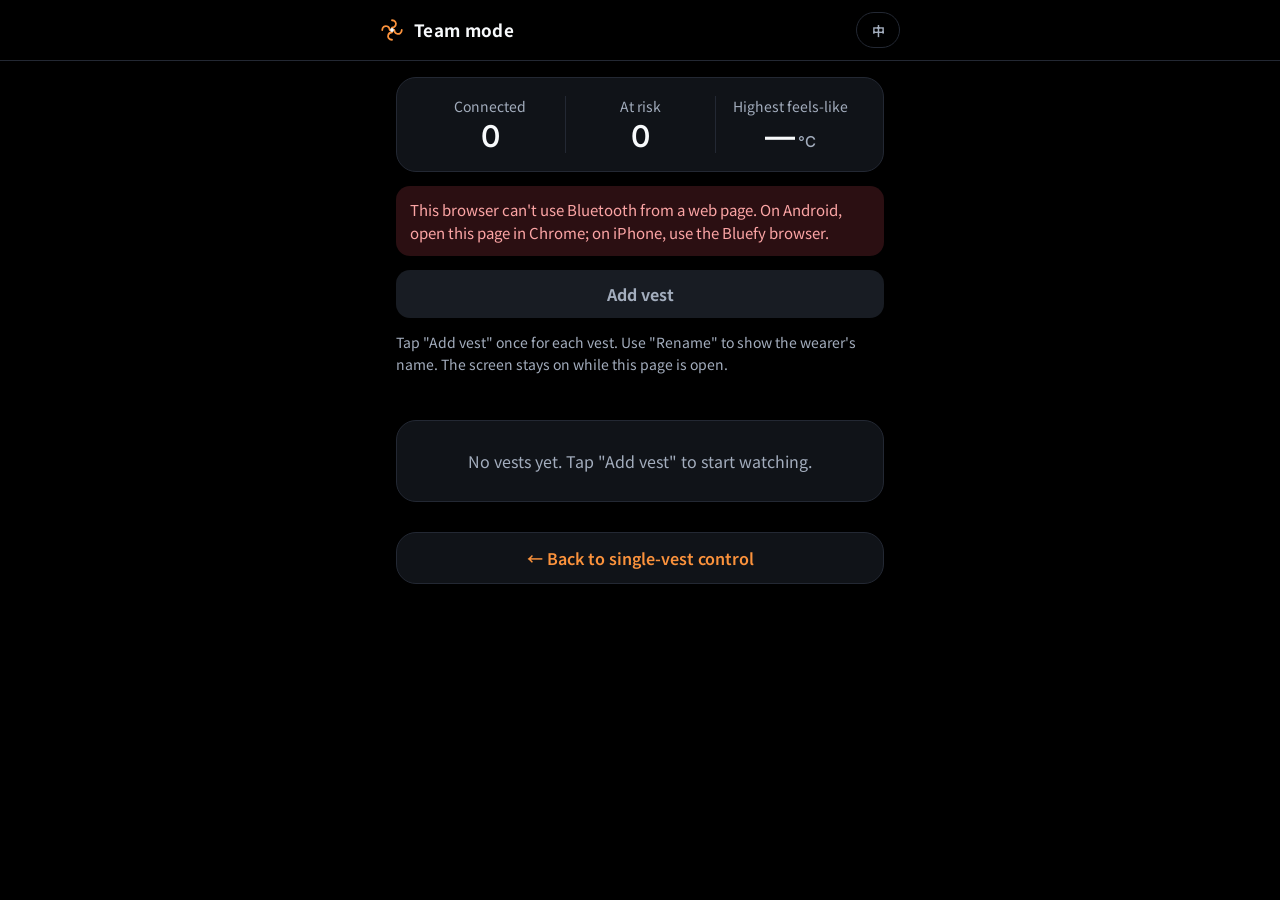
<file: docs/team.html>
<!doctype html>
<html lang="zh-Hant">
<head>
<meta charset="utf-8">
<meta name="viewport" content="width=device-width, initial-scale=1, viewport-fit=cover">
<title>團隊模式</title>
<meta name="description" content="用一台手機同時監看多件風扇背心的體感溫度與中暑風險。">
<meta name="theme-color" content="#000000">
<link rel="manifest" href="manifest.webmanifest">
<link rel="icon" href="icon.svg" type="image/svg+xml">
<link rel="preconnect" href="https://fonts.googleapis.com">
<link rel="preconnect" href="https://fonts.gstatic.com" crossorigin>
<link href="https://fonts.googleapis.com/css2?family=Inter:wght@500;600;700&family=Noto+Sans+TC:wght@400;500;700&display=swap" rel="stylesheet">
<link rel="stylesheet" href="style.css?v=14">
<style>
  .team-summary { display: grid; grid-template-columns: repeat(3, 1fr); text-align: center; }
  .team-summary > div + div { border-left: 1px solid var(--line); }
  .member { display: grid; gap: 10px; border-left-width: 1px; }
  .member[data-risk="3"] { border-color: #7f1d1d; background: #1f0a0c; }
  .member[data-risk="2"] { border-color: #7c5a08; }
  .member-head { display: flex; align-items: center; gap: 10px; }
  .member-head h2 { flex: 1; overflow-wrap: anywhere; }
  .member-head button { min-height: 36px; padding: 0 10px; background: transparent; color: var(--text-2); border: 1px solid var(--line); border-radius: 999px; font-size: 13px; }
  .badge { font-size: 13px; font-weight: 700; padding: 3px 10px; border-radius: 999px; background: var(--surface-2); color: var(--text-2); white-space: nowrap; }
  .badge.r3 { background: var(--peak); color: #000; }
  .badge.r2 { background: var(--warm); color: #000; }
  .badge.r1 { background: rgba(34, 197, 94, .18); color: var(--ok); }
  .member-stats { display: grid; grid-template-columns: repeat(4, 1fr); gap: 4px; }
  .member-stats .p-value { font-size: 22px; }
  .member-msg { margin: 0; font-size: 14px; color: var(--text-2); }
  .member[data-risk="3"] .member-msg { color: var(--err-ink); }
  #members { display: grid; gap: 14px; }
  .empty { text-align: center; color: var(--text-2); padding: 28px 18px; }
</style>
</head>
<body>
<header class="bar">
  <div class="bar-inner">
    <h1 class="brand">
      <svg viewBox="0 0 32 32" aria-hidden="true"><path d="M16 3c4 0 6 3.2 5 6.4-.7 2.3-3 3.4-5 3.6M29 16c0 4-3.2 6-6.4 5-2.3-.7-3.4-3-3.6-5M16 29c-4 0-6-3.2-5-6.4.7-2.3 3-3.4 5-3.6M3 16c0-4 3.2-6 6.4-5 2.3.7 3.4 3 3.6 5" fill="none" stroke="#fb923c" stroke-width="2.4" stroke-linecap="round"/><circle cx="16" cy="16" r="2.6" fill="#f8fafc"/></svg>
      <span data-i18n="teamTitle">團隊模式</span>
    </h1>
    <button class="lang" id="langBtn" type="button" data-i18n="langBtn" data-i18n-aria="langLabel">EN</button>
  </div>
</header>

<main>
  <section class="panel" aria-label="summary">
    <div class="team-summary">
      <div><p class="p-label" data-i18n="teamCount">連線中</p><p class="p-value" id="sumCount">0</p></div>
      <div><p class="p-label" data-i18n="teamDanger">中暑風險</p><p class="p-value" id="sumDanger">0</p></div>
      <div><p class="p-label" data-i18n="teamMaxFeels">最高體感</p><p class="p-value"><span id="sumMax">—</span><span class="p-unit">°C</span></p></div>
    </div>
  </section>

  <div class="notice err" id="unsupported" hidden><p data-i18n="unsupported"></p></div>
  <div class="notice err" id="teamError" hidden><p id="teamErrorText"></p></div>
  <button class="primary" type="button" id="addBtn" data-i18n="teamAdd">新增背心</button>
  <p class="slider-note" data-i18n="teamHint">每點一次「新增背心」加入一件；名稱可以點「改名」換成穿著者的名字。這頁開著時螢幕會保持亮著。</p>

  <div id="members"></div>
  <p class="empty panel" id="empty" data-i18n="teamEmpty">還沒有背心。點「新增背心」開始監看。</p>

  <a class="team-link" href="./" data-i18n="teamBack">← 回到單人控制頁</a>
  <p class="foot" id="foot"></p>
</main>

<script src="i18n.js?v=14"></script>
<script src="team.js?v=14"></script>
</body>
</html>
</file>
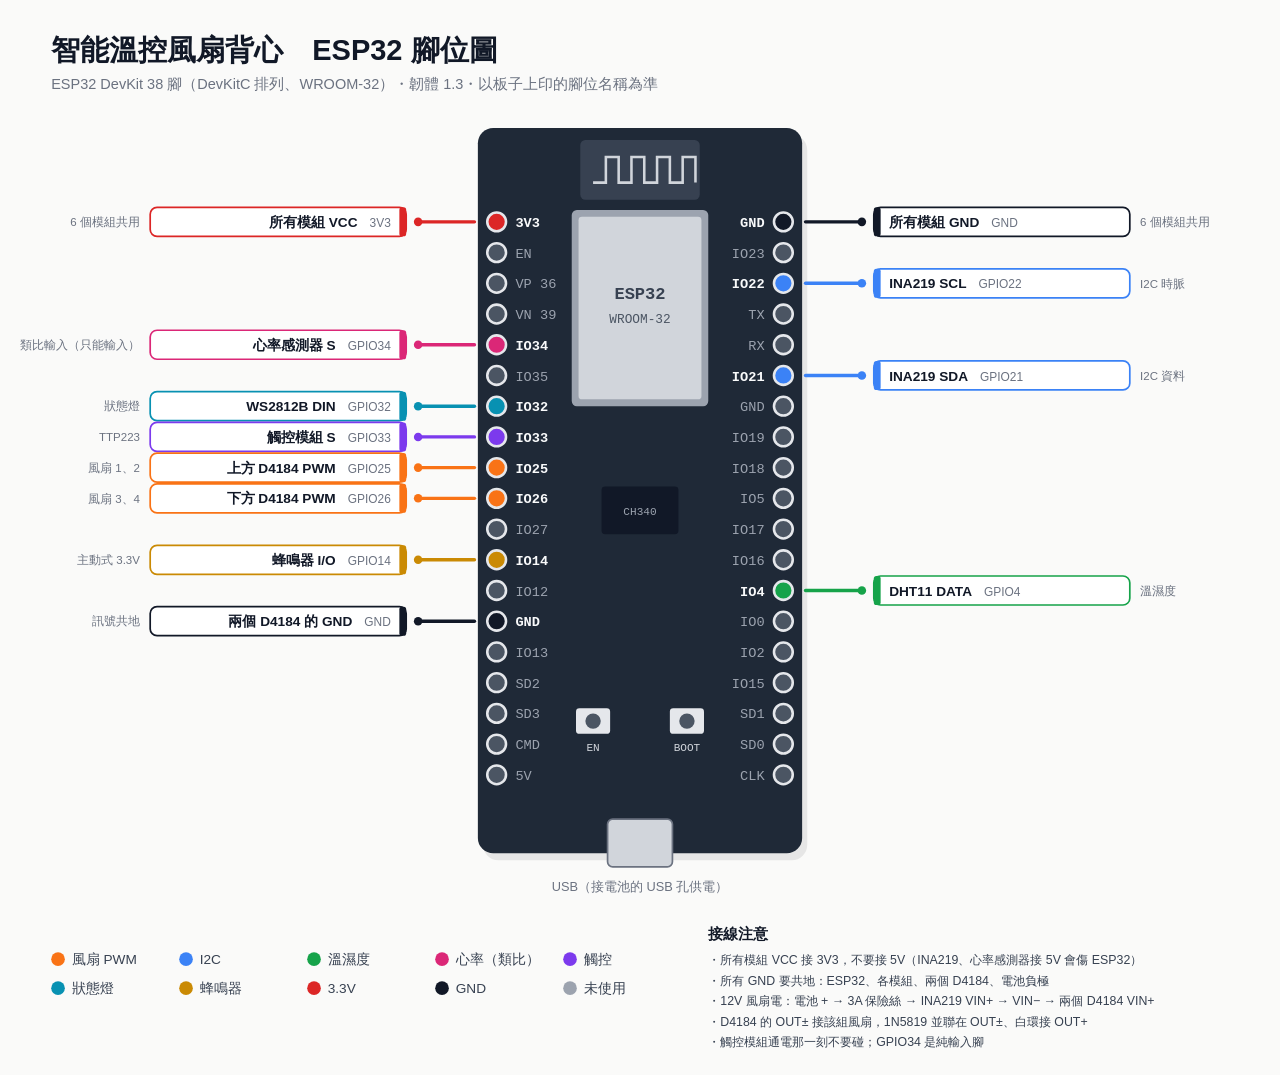
<file: hardware/pinout/pinout.html>
<!doctype html><html lang="zh-Hant"><head><meta charset="utf-8"><meta name="viewport" content="width=device-width, initial-scale=1"><title>ESP32 腳位圖</title><style>html,body{margin:0;background:#fafaf9}svg{display:block;width:100%;height:auto;max-width:1500px;margin:0 auto}</style></head><body><svg xmlns="http://www.w3.org/2000/svg" viewBox="0 0 1500 1260" width="1500" height="1260">
<rect width="1500" height="1260" fill="#fafaf9"/>
<text x="60" y="70" font-family="'Noto Sans TC','Microsoft JhengHei','PingFang TC',sans-serif" font-size="34" font-weight="700" fill="#111827">智能溫控風扇背心　ESP32 腳位圖</text>
<text x="60" y="104" font-family="'Noto Sans TC','Microsoft JhengHei','PingFang TC',sans-serif" font-size="17" fill="#6b7280">ESP32 DevKit 38 腳（DevKitC 排列、WROOM-32）・韌體 1.3・以板子上印的腳位名稱為準</text>
<rect x="566" y="158" width="380" height="850" rx="18" fill="#000" opacity=".08"/>
<rect x="560" y="150" width="380" height="850" rx="18" fill="#1f2937"/>
<rect x="680" y="164" width="140" height="70" rx="6" fill="#374151"/>
<path d="M695 214 h15 v-30 h15 v30 h15 v-30 h15 v30 h15 v-30 h15 v30 h15 v-30 h15 v30" fill="none" stroke="#d1d5db" stroke-width="3"/>
<rect x="670" y="246" width="160" height="230" rx="6" fill="#9ca3af"/>
<rect x="678" y="254" width="144" height="214" rx="4" fill="#d1d5db"/>
<text x="750" y="350" font-family="'JetBrains Mono','Consolas','Menlo',monospace" font-size="20" font-weight="700" fill="#374151" text-anchor="middle">ESP32</text>
<text x="750" y="378" font-family="'JetBrains Mono','Consolas','Menlo',monospace" font-size="15" fill="#4b5563" text-anchor="middle">WROOM-32</text>
<rect x="705" y="570" width="90" height="56" rx="4" fill="#111827"/>
<text x="750" y="603" font-family="'JetBrains Mono','Consolas','Menlo',monospace" font-size="13" fill="#9ca3af" text-anchor="middle">CH340</text>
<rect x="675" y="830" width="40" height="30" rx="4" fill="#e5e7eb"/><circle cx="695" cy="845" r="9" fill="#4b5563"/>
<text x="695" y="880" font-family="'JetBrains Mono','Consolas','Menlo',monospace" font-size="13" fill="#d1d5db" text-anchor="middle">EN</text>
<rect x="785" y="830" width="40" height="30" rx="4" fill="#e5e7eb"/><circle cx="805" cy="845" r="9" fill="#4b5563"/>
<text x="805" y="880" font-family="'JetBrains Mono','Consolas','Menlo',monospace" font-size="13" fill="#d1d5db" text-anchor="middle">BOOT</text>
<rect x="712" y="960" width="76" height="56" rx="6" fill="#d1d5db" stroke="#6b7280" stroke-width="2"/>
<text x="750" y="1044" font-family="'Noto Sans TC','Microsoft JhengHei','PingFang TC',sans-serif" font-size="15" fill="#6b7280" text-anchor="middle">USB（接電池的 USB 孔供電）</text>
<circle cx="582" cy="260" r="11" fill="#dc2626" stroke="#e5e7eb" stroke-width="3"/>
<text x="604" y="266" font-family="'JetBrains Mono','Consolas','Menlo',monospace" font-size="16" font-weight="700" fill="#f9fafb" text-anchor="start">3V3</text>
<line x1="556" y1="260" x2="490" y2="260" stroke="#dc2626" stroke-width="4" stroke-linecap="round"/>
<circle cx="490" cy="260" r="5" fill="#dc2626"/>
<rect x="176" y="243" width="300" height="34" rx="8" fill="#fff" stroke="#dc2626" stroke-width="2"/>
<rect x="468" y="243" width="8" height="34" rx="3" fill="#dc2626"/>
<text x="458" y="266" font-family="'Noto Sans TC','Microsoft JhengHei','PingFang TC',sans-serif" font-size="16" fill="#111827" text-anchor="end"><tspan font-weight="700">所有模組 VCC</tspan><tspan fill="#6b7280" font-size="14">　3V3</tspan></text>
<text x="164" y="265" font-family="'Noto Sans TC','Microsoft JhengHei','PingFang TC',sans-serif" font-size="13.5" fill="#6b7280" text-anchor="end">6 個模組共用</text>
<circle cx="582" cy="296" r="11" fill="#4b5563" stroke="#e5e7eb" stroke-width="3"/>
<text x="604" y="302" font-family="'JetBrains Mono','Consolas','Menlo',monospace" font-size="16" font-weight="400" fill="#9ca3af" text-anchor="start">EN</text>
<circle cx="582" cy="332" r="11" fill="#4b5563" stroke="#e5e7eb" stroke-width="3"/>
<text x="604" y="338" font-family="'JetBrains Mono','Consolas','Menlo',monospace" font-size="16" font-weight="400" fill="#9ca3af" text-anchor="start">VP 36</text>
<circle cx="582" cy="368" r="11" fill="#4b5563" stroke="#e5e7eb" stroke-width="3"/>
<text x="604" y="374" font-family="'JetBrains Mono','Consolas','Menlo',monospace" font-size="16" font-weight="400" fill="#9ca3af" text-anchor="start">VN 39</text>
<circle cx="582" cy="404" r="11" fill="#db2777" stroke="#e5e7eb" stroke-width="3"/>
<text x="604" y="410" font-family="'JetBrains Mono','Consolas','Menlo',monospace" font-size="16" font-weight="700" fill="#f9fafb" text-anchor="start">IO34</text>
<line x1="556" y1="404" x2="490" y2="404" stroke="#db2777" stroke-width="4" stroke-linecap="round"/>
<circle cx="490" cy="404" r="5" fill="#db2777"/>
<rect x="176" y="387" width="300" height="34" rx="8" fill="#fff" stroke="#db2777" stroke-width="2"/>
<rect x="468" y="387" width="8" height="34" rx="3" fill="#db2777"/>
<text x="458" y="410" font-family="'Noto Sans TC','Microsoft JhengHei','PingFang TC',sans-serif" font-size="16" fill="#111827" text-anchor="end"><tspan font-weight="700">心率感測器 S</tspan><tspan fill="#6b7280" font-size="14">　GPIO34</tspan></text>
<text x="164" y="409" font-family="'Noto Sans TC','Microsoft JhengHei','PingFang TC',sans-serif" font-size="13.5" fill="#6b7280" text-anchor="end">類比輸入（只能輸入）</text>
<circle cx="582" cy="440" r="11" fill="#4b5563" stroke="#e5e7eb" stroke-width="3"/>
<text x="604" y="446" font-family="'JetBrains Mono','Consolas','Menlo',monospace" font-size="16" font-weight="400" fill="#9ca3af" text-anchor="start">IO35</text>
<circle cx="582" cy="476" r="11" fill="#0891b2" stroke="#e5e7eb" stroke-width="3"/>
<text x="604" y="482" font-family="'JetBrains Mono','Consolas','Menlo',monospace" font-size="16" font-weight="700" fill="#f9fafb" text-anchor="start">IO32</text>
<line x1="556" y1="476" x2="490" y2="476" stroke="#0891b2" stroke-width="4" stroke-linecap="round"/>
<circle cx="490" cy="476" r="5" fill="#0891b2"/>
<rect x="176" y="459" width="300" height="34" rx="8" fill="#fff" stroke="#0891b2" stroke-width="2"/>
<rect x="468" y="459" width="8" height="34" rx="3" fill="#0891b2"/>
<text x="458" y="482" font-family="'Noto Sans TC','Microsoft JhengHei','PingFang TC',sans-serif" font-size="16" fill="#111827" text-anchor="end"><tspan font-weight="700">WS2812B DIN</tspan><tspan fill="#6b7280" font-size="14">　GPIO32</tspan></text>
<text x="164" y="481" font-family="'Noto Sans TC','Microsoft JhengHei','PingFang TC',sans-serif" font-size="13.5" fill="#6b7280" text-anchor="end">狀態燈</text>
<circle cx="582" cy="512" r="11" fill="#7c3aed" stroke="#e5e7eb" stroke-width="3"/>
<text x="604" y="518" font-family="'JetBrains Mono','Consolas','Menlo',monospace" font-size="16" font-weight="700" fill="#f9fafb" text-anchor="start">IO33</text>
<line x1="556" y1="512" x2="490" y2="512" stroke="#7c3aed" stroke-width="4" stroke-linecap="round"/>
<circle cx="490" cy="512" r="5" fill="#7c3aed"/>
<rect x="176" y="495" width="300" height="34" rx="8" fill="#fff" stroke="#7c3aed" stroke-width="2"/>
<rect x="468" y="495" width="8" height="34" rx="3" fill="#7c3aed"/>
<text x="458" y="518" font-family="'Noto Sans TC','Microsoft JhengHei','PingFang TC',sans-serif" font-size="16" fill="#111827" text-anchor="end"><tspan font-weight="700">觸控模組 S</tspan><tspan fill="#6b7280" font-size="14">　GPIO33</tspan></text>
<text x="164" y="517" font-family="'Noto Sans TC','Microsoft JhengHei','PingFang TC',sans-serif" font-size="13.5" fill="#6b7280" text-anchor="end">TTP223</text>
<circle cx="582" cy="548" r="11" fill="#f97316" stroke="#e5e7eb" stroke-width="3"/>
<text x="604" y="554" font-family="'JetBrains Mono','Consolas','Menlo',monospace" font-size="16" font-weight="700" fill="#f9fafb" text-anchor="start">IO25</text>
<line x1="556" y1="548" x2="490" y2="548" stroke="#f97316" stroke-width="4" stroke-linecap="round"/>
<circle cx="490" cy="548" r="5" fill="#f97316"/>
<rect x="176" y="531" width="300" height="34" rx="8" fill="#fff" stroke="#f97316" stroke-width="2"/>
<rect x="468" y="531" width="8" height="34" rx="3" fill="#f97316"/>
<text x="458" y="554" font-family="'Noto Sans TC','Microsoft JhengHei','PingFang TC',sans-serif" font-size="16" fill="#111827" text-anchor="end"><tspan font-weight="700">上方 D4184 PWM</tspan><tspan fill="#6b7280" font-size="14">　GPIO25</tspan></text>
<text x="164" y="553" font-family="'Noto Sans TC','Microsoft JhengHei','PingFang TC',sans-serif" font-size="13.5" fill="#6b7280" text-anchor="end">風扇 1、2</text>
<circle cx="582" cy="584" r="11" fill="#f97316" stroke="#e5e7eb" stroke-width="3"/>
<text x="604" y="590" font-family="'JetBrains Mono','Consolas','Menlo',monospace" font-size="16" font-weight="700" fill="#f9fafb" text-anchor="start">IO26</text>
<line x1="556" y1="584" x2="490" y2="584" stroke="#f97316" stroke-width="4" stroke-linecap="round"/>
<circle cx="490" cy="584" r="5" fill="#f97316"/>
<rect x="176" y="567" width="300" height="34" rx="8" fill="#fff" stroke="#f97316" stroke-width="2"/>
<rect x="468" y="567" width="8" height="34" rx="3" fill="#f97316"/>
<text x="458" y="590" font-family="'Noto Sans TC','Microsoft JhengHei','PingFang TC',sans-serif" font-size="16" fill="#111827" text-anchor="end"><tspan font-weight="700">下方 D4184 PWM</tspan><tspan fill="#6b7280" font-size="14">　GPIO26</tspan></text>
<text x="164" y="589" font-family="'Noto Sans TC','Microsoft JhengHei','PingFang TC',sans-serif" font-size="13.5" fill="#6b7280" text-anchor="end">風扇 3、4</text>
<circle cx="582" cy="620" r="11" fill="#4b5563" stroke="#e5e7eb" stroke-width="3"/>
<text x="604" y="626" font-family="'JetBrains Mono','Consolas','Menlo',monospace" font-size="16" font-weight="400" fill="#9ca3af" text-anchor="start">IO27</text>
<circle cx="582" cy="656" r="11" fill="#ca8a04" stroke="#e5e7eb" stroke-width="3"/>
<text x="604" y="662" font-family="'JetBrains Mono','Consolas','Menlo',monospace" font-size="16" font-weight="700" fill="#f9fafb" text-anchor="start">IO14</text>
<line x1="556" y1="656" x2="490" y2="656" stroke="#ca8a04" stroke-width="4" stroke-linecap="round"/>
<circle cx="490" cy="656" r="5" fill="#ca8a04"/>
<rect x="176" y="639" width="300" height="34" rx="8" fill="#fff" stroke="#ca8a04" stroke-width="2"/>
<rect x="468" y="639" width="8" height="34" rx="3" fill="#ca8a04"/>
<text x="458" y="662" font-family="'Noto Sans TC','Microsoft JhengHei','PingFang TC',sans-serif" font-size="16" fill="#111827" text-anchor="end"><tspan font-weight="700">蜂鳴器 I/O</tspan><tspan fill="#6b7280" font-size="14">　GPIO14</tspan></text>
<text x="164" y="661" font-family="'Noto Sans TC','Microsoft JhengHei','PingFang TC',sans-serif" font-size="13.5" fill="#6b7280" text-anchor="end">主動式 3.3V</text>
<circle cx="582" cy="692" r="11" fill="#4b5563" stroke="#e5e7eb" stroke-width="3"/>
<text x="604" y="698" font-family="'JetBrains Mono','Consolas','Menlo',monospace" font-size="16" font-weight="400" fill="#9ca3af" text-anchor="start">IO12</text>
<circle cx="582" cy="728" r="11" fill="#111827" stroke="#e5e7eb" stroke-width="3"/>
<text x="604" y="734" font-family="'JetBrains Mono','Consolas','Menlo',monospace" font-size="16" font-weight="700" fill="#f9fafb" text-anchor="start">GND</text>
<line x1="556" y1="728" x2="490" y2="728" stroke="#111827" stroke-width="4" stroke-linecap="round"/>
<circle cx="490" cy="728" r="5" fill="#111827"/>
<rect x="176" y="711" width="300" height="34" rx="8" fill="#fff" stroke="#111827" stroke-width="2"/>
<rect x="468" y="711" width="8" height="34" rx="3" fill="#111827"/>
<text x="458" y="734" font-family="'Noto Sans TC','Microsoft JhengHei','PingFang TC',sans-serif" font-size="16" fill="#111827" text-anchor="end"><tspan font-weight="700">兩個 D4184 的 GND</tspan><tspan fill="#6b7280" font-size="14">　GND</tspan></text>
<text x="164" y="733" font-family="'Noto Sans TC','Microsoft JhengHei','PingFang TC',sans-serif" font-size="13.5" fill="#6b7280" text-anchor="end">訊號共地</text>
<circle cx="582" cy="764" r="11" fill="#4b5563" stroke="#e5e7eb" stroke-width="3"/>
<text x="604" y="770" font-family="'JetBrains Mono','Consolas','Menlo',monospace" font-size="16" font-weight="400" fill="#9ca3af" text-anchor="start">IO13</text>
<circle cx="582" cy="800" r="11" fill="#4b5563" stroke="#e5e7eb" stroke-width="3"/>
<text x="604" y="806" font-family="'JetBrains Mono','Consolas','Menlo',monospace" font-size="16" font-weight="400" fill="#9ca3af" text-anchor="start">SD2</text>
<circle cx="582" cy="836" r="11" fill="#4b5563" stroke="#e5e7eb" stroke-width="3"/>
<text x="604" y="842" font-family="'JetBrains Mono','Consolas','Menlo',monospace" font-size="16" font-weight="400" fill="#9ca3af" text-anchor="start">SD3</text>
<circle cx="582" cy="872" r="11" fill="#4b5563" stroke="#e5e7eb" stroke-width="3"/>
<text x="604" y="878" font-family="'JetBrains Mono','Consolas','Menlo',monospace" font-size="16" font-weight="400" fill="#9ca3af" text-anchor="start">CMD</text>
<circle cx="582" cy="908" r="11" fill="#4b5563" stroke="#e5e7eb" stroke-width="3"/>
<text x="604" y="914" font-family="'JetBrains Mono','Consolas','Menlo',monospace" font-size="16" font-weight="400" fill="#9ca3af" text-anchor="start">5V</text>
<circle cx="918" cy="260" r="11" fill="#111827" stroke="#e5e7eb" stroke-width="3"/>
<text x="896" y="266" font-family="'JetBrains Mono','Consolas','Menlo',monospace" font-size="16" font-weight="700" fill="#f9fafb" text-anchor="end">GND</text>
<line x1="944" y1="260" x2="1010" y2="260" stroke="#111827" stroke-width="4" stroke-linecap="round"/>
<circle cx="1010" cy="260" r="5" fill="#111827"/>
<rect x="1024" y="243" width="300" height="34" rx="8" fill="#fff" stroke="#111827" stroke-width="2"/>
<rect x="1024" y="243" width="8" height="34" rx="3" fill="#111827"/>
<text x="1042" y="266" font-family="'Noto Sans TC','Microsoft JhengHei','PingFang TC',sans-serif" font-size="16" fill="#111827" text-anchor="start"><tspan font-weight="700">所有模組 GND</tspan><tspan fill="#6b7280" font-size="14">　GND</tspan></text>
<text x="1336" y="265" font-family="'Noto Sans TC','Microsoft JhengHei','PingFang TC',sans-serif" font-size="13.5" fill="#6b7280" text-anchor="start">6 個模組共用</text>
<circle cx="918" cy="296" r="11" fill="#4b5563" stroke="#e5e7eb" stroke-width="3"/>
<text x="896" y="302" font-family="'JetBrains Mono','Consolas','Menlo',monospace" font-size="16" font-weight="400" fill="#9ca3af" text-anchor="end">IO23</text>
<circle cx="918" cy="332" r="11" fill="#3b82f6" stroke="#e5e7eb" stroke-width="3"/>
<text x="896" y="338" font-family="'JetBrains Mono','Consolas','Menlo',monospace" font-size="16" font-weight="700" fill="#f9fafb" text-anchor="end">IO22</text>
<line x1="944" y1="332" x2="1010" y2="332" stroke="#3b82f6" stroke-width="4" stroke-linecap="round"/>
<circle cx="1010" cy="332" r="5" fill="#3b82f6"/>
<rect x="1024" y="315" width="300" height="34" rx="8" fill="#fff" stroke="#3b82f6" stroke-width="2"/>
<rect x="1024" y="315" width="8" height="34" rx="3" fill="#3b82f6"/>
<text x="1042" y="338" font-family="'Noto Sans TC','Microsoft JhengHei','PingFang TC',sans-serif" font-size="16" fill="#111827" text-anchor="start"><tspan font-weight="700">INA219 SCL</tspan><tspan fill="#6b7280" font-size="14">　GPIO22</tspan></text>
<text x="1336" y="337" font-family="'Noto Sans TC','Microsoft JhengHei','PingFang TC',sans-serif" font-size="13.5" fill="#6b7280" text-anchor="start">I2C 時脈</text>
<circle cx="918" cy="368" r="11" fill="#4b5563" stroke="#e5e7eb" stroke-width="3"/>
<text x="896" y="374" font-family="'JetBrains Mono','Consolas','Menlo',monospace" font-size="16" font-weight="400" fill="#9ca3af" text-anchor="end">TX</text>
<circle cx="918" cy="404" r="11" fill="#4b5563" stroke="#e5e7eb" stroke-width="3"/>
<text x="896" y="410" font-family="'JetBrains Mono','Consolas','Menlo',monospace" font-size="16" font-weight="400" fill="#9ca3af" text-anchor="end">RX</text>
<circle cx="918" cy="440" r="11" fill="#3b82f6" stroke="#e5e7eb" stroke-width="3"/>
<text x="896" y="446" font-family="'JetBrains Mono','Consolas','Menlo',monospace" font-size="16" font-weight="700" fill="#f9fafb" text-anchor="end">IO21</text>
<line x1="944" y1="440" x2="1010" y2="440" stroke="#3b82f6" stroke-width="4" stroke-linecap="round"/>
<circle cx="1010" cy="440" r="5" fill="#3b82f6"/>
<rect x="1024" y="423" width="300" height="34" rx="8" fill="#fff" stroke="#3b82f6" stroke-width="2"/>
<rect x="1024" y="423" width="8" height="34" rx="3" fill="#3b82f6"/>
<text x="1042" y="446" font-family="'Noto Sans TC','Microsoft JhengHei','PingFang TC',sans-serif" font-size="16" fill="#111827" text-anchor="start"><tspan font-weight="700">INA219 SDA</tspan><tspan fill="#6b7280" font-size="14">　GPIO21</tspan></text>
<text x="1336" y="445" font-family="'Noto Sans TC','Microsoft JhengHei','PingFang TC',sans-serif" font-size="13.5" fill="#6b7280" text-anchor="start">I2C 資料</text>
<circle cx="918" cy="476" r="11" fill="#4b5563" stroke="#e5e7eb" stroke-width="3"/>
<text x="896" y="482" font-family="'JetBrains Mono','Consolas','Menlo',monospace" font-size="16" font-weight="400" fill="#9ca3af" text-anchor="end">GND</text>
<circle cx="918" cy="512" r="11" fill="#4b5563" stroke="#e5e7eb" stroke-width="3"/>
<text x="896" y="518" font-family="'JetBrains Mono','Consolas','Menlo',monospace" font-size="16" font-weight="400" fill="#9ca3af" text-anchor="end">IO19</text>
<circle cx="918" cy="548" r="11" fill="#4b5563" stroke="#e5e7eb" stroke-width="3"/>
<text x="896" y="554" font-family="'JetBrains Mono','Consolas','Menlo',monospace" font-size="16" font-weight="400" fill="#9ca3af" text-anchor="end">IO18</text>
<circle cx="918" cy="584" r="11" fill="#4b5563" stroke="#e5e7eb" stroke-width="3"/>
<text x="896" y="590" font-family="'JetBrains Mono','Consolas','Menlo',monospace" font-size="16" font-weight="400" fill="#9ca3af" text-anchor="end">IO5</text>
<circle cx="918" cy="620" r="11" fill="#4b5563" stroke="#e5e7eb" stroke-width="3"/>
<text x="896" y="626" font-family="'JetBrains Mono','Consolas','Menlo',monospace" font-size="16" font-weight="400" fill="#9ca3af" text-anchor="end">IO17</text>
<circle cx="918" cy="656" r="11" fill="#4b5563" stroke="#e5e7eb" stroke-width="3"/>
<text x="896" y="662" font-family="'JetBrains Mono','Consolas','Menlo',monospace" font-size="16" font-weight="400" fill="#9ca3af" text-anchor="end">IO16</text>
<circle cx="918" cy="692" r="11" fill="#16a34a" stroke="#e5e7eb" stroke-width="3"/>
<text x="896" y="698" font-family="'JetBrains Mono','Consolas','Menlo',monospace" font-size="16" font-weight="700" fill="#f9fafb" text-anchor="end">IO4</text>
<line x1="944" y1="692" x2="1010" y2="692" stroke="#16a34a" stroke-width="4" stroke-linecap="round"/>
<circle cx="1010" cy="692" r="5" fill="#16a34a"/>
<rect x="1024" y="675" width="300" height="34" rx="8" fill="#fff" stroke="#16a34a" stroke-width="2"/>
<rect x="1024" y="675" width="8" height="34" rx="3" fill="#16a34a"/>
<text x="1042" y="698" font-family="'Noto Sans TC','Microsoft JhengHei','PingFang TC',sans-serif" font-size="16" fill="#111827" text-anchor="start"><tspan font-weight="700">DHT11 DATA</tspan><tspan fill="#6b7280" font-size="14">　GPIO4</tspan></text>
<text x="1336" y="697" font-family="'Noto Sans TC','Microsoft JhengHei','PingFang TC',sans-serif" font-size="13.5" fill="#6b7280" text-anchor="start">溫濕度</text>
<circle cx="918" cy="728" r="11" fill="#4b5563" stroke="#e5e7eb" stroke-width="3"/>
<text x="896" y="734" font-family="'JetBrains Mono','Consolas','Menlo',monospace" font-size="16" font-weight="400" fill="#9ca3af" text-anchor="end">IO0</text>
<circle cx="918" cy="764" r="11" fill="#4b5563" stroke="#e5e7eb" stroke-width="3"/>
<text x="896" y="770" font-family="'JetBrains Mono','Consolas','Menlo',monospace" font-size="16" font-weight="400" fill="#9ca3af" text-anchor="end">IO2</text>
<circle cx="918" cy="800" r="11" fill="#4b5563" stroke="#e5e7eb" stroke-width="3"/>
<text x="896" y="806" font-family="'JetBrains Mono','Consolas','Menlo',monospace" font-size="16" font-weight="400" fill="#9ca3af" text-anchor="end">IO15</text>
<circle cx="918" cy="836" r="11" fill="#4b5563" stroke="#e5e7eb" stroke-width="3"/>
<text x="896" y="842" font-family="'JetBrains Mono','Consolas','Menlo',monospace" font-size="16" font-weight="400" fill="#9ca3af" text-anchor="end">SD1</text>
<circle cx="918" cy="872" r="11" fill="#4b5563" stroke="#e5e7eb" stroke-width="3"/>
<text x="896" y="878" font-family="'JetBrains Mono','Consolas','Menlo',monospace" font-size="16" font-weight="400" fill="#9ca3af" text-anchor="end">SD0</text>
<circle cx="918" cy="908" r="11" fill="#4b5563" stroke="#e5e7eb" stroke-width="3"/>
<text x="896" y="914" font-family="'JetBrains Mono','Consolas','Menlo',monospace" font-size="16" font-weight="400" fill="#9ca3af" text-anchor="end">CLK</text>
<circle cx="68" cy="1124" r="8" fill="#f97316"/><text x="84" y="1130" font-family="'Noto Sans TC','Microsoft JhengHei','PingFang TC',sans-serif" font-size="16" fill="#374151">風扇 PWM</text>
<circle cx="218" cy="1124" r="8" fill="#3b82f6"/><text x="234" y="1130" font-family="'Noto Sans TC','Microsoft JhengHei','PingFang TC',sans-serif" font-size="16" fill="#374151">I2C</text>
<circle cx="368" cy="1124" r="8" fill="#16a34a"/><text x="384" y="1130" font-family="'Noto Sans TC','Microsoft JhengHei','PingFang TC',sans-serif" font-size="16" fill="#374151">溫濕度</text>
<circle cx="518" cy="1124" r="8" fill="#db2777"/><text x="534" y="1130" font-family="'Noto Sans TC','Microsoft JhengHei','PingFang TC',sans-serif" font-size="16" fill="#374151">心率（類比）</text>
<circle cx="668" cy="1124" r="8" fill="#7c3aed"/><text x="684" y="1130" font-family="'Noto Sans TC','Microsoft JhengHei','PingFang TC',sans-serif" font-size="16" fill="#374151">觸控</text>
<circle cx="68" cy="1158" r="8" fill="#0891b2"/><text x="84" y="1164" font-family="'Noto Sans TC','Microsoft JhengHei','PingFang TC',sans-serif" font-size="16" fill="#374151">狀態燈</text>
<circle cx="218" cy="1158" r="8" fill="#ca8a04"/><text x="234" y="1164" font-family="'Noto Sans TC','Microsoft JhengHei','PingFang TC',sans-serif" font-size="16" fill="#374151">蜂鳴器</text>
<circle cx="368" cy="1158" r="8" fill="#dc2626"/><text x="384" y="1164" font-family="'Noto Sans TC','Microsoft JhengHei','PingFang TC',sans-serif" font-size="16" fill="#374151">3.3V</text>
<circle cx="518" cy="1158" r="8" fill="#111827"/><text x="534" y="1164" font-family="'Noto Sans TC','Microsoft JhengHei','PingFang TC',sans-serif" font-size="16" fill="#374151">GND</text>
<circle cx="668" cy="1158" r="8" fill="#9ca3af"/><text x="684" y="1164" font-family="'Noto Sans TC','Microsoft JhengHei','PingFang TC',sans-serif" font-size="16" fill="#374151">未使用</text>
<text x="830" y="1100" font-family="'Noto Sans TC','Microsoft JhengHei','PingFang TC',sans-serif" font-size="17" font-weight="700" fill="#111827">接線注意</text>
<text x="830" y="1130" font-family="'Noto Sans TC','Microsoft JhengHei','PingFang TC',sans-serif" font-size="14.5" fill="#374151">・所有模組 VCC 接 3V3，不要接 5V（INA219、心率感測器接 5V 會傷 ESP32）</text>
<text x="830" y="1154" font-family="'Noto Sans TC','Microsoft JhengHei','PingFang TC',sans-serif" font-size="14.5" fill="#374151">・所有 GND 要共地：ESP32、各模組、兩個 D4184、電池負極</text>
<text x="830" y="1178" font-family="'Noto Sans TC','Microsoft JhengHei','PingFang TC',sans-serif" font-size="14.5" fill="#374151">・12V 風扇電：電池 + → 3A 保險絲 → INA219 VIN+ → VIN− → 兩個 D4184 VIN+</text>
<text x="830" y="1202" font-family="'Noto Sans TC','Microsoft JhengHei','PingFang TC',sans-serif" font-size="14.5" fill="#374151">・D4184 的 OUT± 接該組風扇，1N5819 並聯在 OUT±、白環接 OUT+</text>
<text x="830" y="1226" font-family="'Noto Sans TC','Microsoft JhengHei','PingFang TC',sans-serif" font-size="14.5" fill="#374151">・觸控模組通電那一刻不要碰；GPIO34 是純輸入腳</text>
</svg></body></html>
</file>
<file: docs/style.css>
:root {
  --bg: #000000;
  --surface: #101318;
  --surface-2: #181c23;
  --line: #232833;
  --text: #f8fafc;
  --text-2: #a3adbd;
  --cool: #38bdf8;
  --warm: #fbbf24;
  --hot: #fb923c;
  --peak: #f87171;
  --idle: #4b5563;
  --ok: #22c55e;
  --accent: #fb923c;
  --accent-press: #f97316;
  --warn-bg: #2a1f05;
  --warn-ink: #fcd34d;
  --err-bg: #2b0f12;
  --err-ink: #fca5a5;
  --tc: var(--idle);         /* 隨溫度變色，由 JS 設定 */
  --radius: 20px;
  --num: "Inter", "Noto Sans TC", system-ui, sans-serif;
  --font: "Noto Sans TC", "PingFang TC", "Microsoft JhengHei", system-ui, sans-serif;
  color-scheme: dark;
}
* { box-sizing: border-box; }
html { -webkit-text-size-adjust: 100%; background: var(--bg); }
body { margin: 0; background: var(--bg); color: var(--text); font: 400 16px/1.55 var(--font); min-height: 100dvh; }
::selection { background: rgba(251, 146, 60, .35); color: var(--text); }
:focus-visible { outline: 2px solid var(--accent); outline-offset: 3px; border-radius: 8px; }
[hidden] { display: none !important; }

/* ---- 頂欄 ---- */
.bar {
  position: sticky; top: 0; z-index: 2;
  background: rgba(0, 0, 0, .88); -webkit-backdrop-filter: blur(12px); backdrop-filter: blur(12px);
  border-bottom: 1px solid var(--line);
  padding: calc(12px + env(safe-area-inset-top)) 16px 12px;
}
.bar-inner { max-width: 520px; margin: 0 auto; display: flex; align-items: center; gap: 12px; }
.brand { display: flex; align-items: center; gap: 10px; margin: 0; font-size: 17px; font-weight: 700; letter-spacing: .02em; }
.brand svg { width: 24px; height: 24px; }
.lang {
  margin-left: auto; min-height: 36px; min-width: 44px; padding: 0 10px;
  background: transparent; color: var(--text-2);
  border: 1px solid var(--line); border-radius: 999px;
  font: 600 13px var(--num);
}
.lang:hover { color: var(--text); border-color: #343b48; }
.link {
  display: inline-flex; align-items: center; gap: 8px;
  font-size: 14px; color: var(--text-2);
  padding: 6px 12px; border: 1px solid var(--line); border-radius: 999px;
}
.link-dot { width: 8px; height: 8px; border-radius: 50%; background: var(--idle); transition: background-color .3s, box-shadow .3s; }
.link[data-state="connected"] { color: var(--text); }
.link[data-state="connected"] .link-dot { background: var(--ok); box-shadow: 0 0 8px var(--ok); }
.link[data-state="connecting"] .link-dot,
.link[data-state="lost"] .link-dot { background: var(--warm); animation: pulse 1.2s ease-in-out infinite; }
@keyframes pulse { 50% { opacity: .3; } }

main { max-width: 520px; margin: 0 auto; padding: 16px 16px calc(96px + env(safe-area-inset-bottom)); display: grid; gap: 14px; }
.view { display: grid; gap: 14px; animation: view-in .25s ease-out; }
@keyframes view-in { from { opacity: 0; translate: 0 6px; } }

/* ---- 底部分頁 ---- */
.tabbar {
  position: fixed; left: 0; right: 0; bottom: 0; z-index: 3;
  display: grid; grid-template-columns: repeat(4, 1fr);
  padding: 6px max(8px, calc((100% - 520px) / 2)) calc(6px + env(safe-area-inset-bottom));
  background: rgba(0, 0, 0, .94); border-top: 1px solid var(--line);
  -webkit-backdrop-filter: blur(12px); backdrop-filter: blur(12px);
}
.tabbar button {
  min-height: 56px; padding: 4px 0; border-radius: 12px; background: transparent; color: var(--text-2);
  display: flex; flex-direction: column; align-items: center; justify-content: center; gap: 3px;
  font-size: 12px; font-weight: 500; transition: color .2s;
}
.tabbar svg { width: 24px; height: 24px; fill: none; stroke: currentColor; stroke-width: 1.9; stroke-linecap: round; stroke-linejoin: round; }
.tabbar button[aria-selected="true"] { color: var(--accent); font-weight: 700; }
.tabbar button[aria-selected="true"] svg { stroke-width: 2.3; }
.tabbar button:hover { color: var(--text); }
.tabbar button[aria-selected="true"]:hover { color: var(--accent); }
.panel { background: var(--surface); border: 1px solid var(--line); border-radius: var(--radius); padding: 18px; }
.panel > h2 + * { margin-top: 0; }
h2 { margin: 0; font-size: 17px; line-height: 1.3; font-weight: 700; }

/* ---- 按鈕與提示 ---- */
button { font: inherit; cursor: pointer; border: 0; border-radius: 14px; min-height: 48px; padding: 0 18px; }
.primary {
  background: var(--accent); color: #000; font-weight: 700;
  display: inline-flex; align-items: center; justify-content: center; gap: 8px;
  transition: background-color .15s, transform .1s;
}
.primary:hover { background: var(--accent-press); }
.primary:active { transform: scale(.98); }
.primary:disabled { background: var(--surface-2); color: var(--text-2); cursor: default; transform: none; }
.primary svg { width: 20px; height: 20px; }
.ghost { background: transparent; color: var(--text-2); text-decoration: underline; text-underline-offset: 3px; min-height: 44px; padding: 0 4px; justify-self: center; }
.ghost:hover { color: var(--text); }
.notice { border-radius: 14px; padding: 12px 14px; font-size: 15px; }
.notice.warn { background: var(--warn-bg); color: var(--warn-ink); }
.notice.err { background: var(--err-bg); color: var(--err-ink); }
.notice p { margin: 0; }
.slider-note { margin: 0; font-size: 14px; color: var(--text-2); }

.connect { display: grid; gap: 12px; }
.connect h2 { font-size: 20px; }
.connect p { margin: 0; color: var(--text-2); }

/* ---- 中暑警示 ---- */
.alert {
  display: grid; grid-template-columns: auto 1fr; gap: 12px; align-items: start;
  background: #3b0d10; color: #fecaca;
  border: 1px solid #7f1d1d; border-radius: var(--radius); padding: 16px 18px;
  animation: alert-in .5s cubic-bezier(.16, 1, .3, 1);
}
.alert svg { width: 28px; height: 28px; color: var(--peak); }
.alert p { margin: 0; }
.alert-title { font-size: 18px; font-weight: 700; color: #fff; }
.alert button { grid-column: 1 / -1; min-height: 44px; background: var(--peak); color: #000; font-weight: 700; }
/* 已按「我知道了」：縮成一行，不佔畫面 */
.alert.muted { padding: 10px 14px; align-items: center; }
.alert.muted svg { width: 22px; height: 22px; }
.alert.muted .alert-title { font-size: 15px; }
.alert.muted p:not(.alert-title) { display: none; }
@keyframes alert-in { from { opacity: 0; translate: 0 -8px; } }

/* ---- 儀表 ---- */
.gauge-panel { padding: 22px 18px 18px; display: grid; gap: 14px; }
.gauge { position: relative; width: min(100%, 300px); margin: 0 auto; aspect-ratio: 1; }
.gauge > svg { position: absolute; inset: 0; width: 100%; height: 100%; }
.track { fill: none; stroke: var(--surface-2); stroke-width: 16; stroke-linecap: round; }
.arc {
  fill: none; stroke: var(--tc); stroke-width: 16; stroke-linecap: round;
  filter: drop-shadow(0 0 8px var(--tc));
  transition: stroke-dasharray .9s cubic-bezier(.16, 1, .3, 1), stroke .6s;
}
.gauge-center { position: absolute; inset: 0; display: grid; place-content: center; justify-items: center; text-align: center; gap: 2px; padding-bottom: 6%; }
.g-label { font-size: 14px; color: var(--text-2); }
.g-temp { font-family: var(--num); font-weight: 600; font-size: clamp(52px, 17vw, 68px); line-height: 1; letter-spacing: -.03em; font-variant-numeric: tabular-nums; }
.g-temp .unit { font-size: .38em; font-weight: 500; color: var(--text-2); margin-left: 2px; letter-spacing: 0; }
.g-level { margin-top: 6px; font-size: 14px; font-weight: 700; color: var(--tc); transition: color .6s; min-height: 1.5em; }
.g-fan {
  position: absolute; left: 0; right: 0; bottom: 4%;
  display: flex; justify-content: center; align-items: center; gap: 6px;
  font-size: 15px; color: var(--text-2);
}
.g-fan strong { font-family: var(--num); font-weight: 600; font-size: 20px; color: var(--text); font-variant-numeric: tabular-nums; margin-right: 6px; }
.fan-icon { width: 22px; height: 22px; color: var(--tc); transition: color .6s; animation: spin 1s linear infinite; animation-play-state: paused; margin-right: 2px; }
@keyframes spin { to { transform: rotate(360deg); } }
.stats { display: grid; grid-template-columns: 1fr 1fr; }
.stats.three { grid-template-columns: 1fr 1fr 1fr; }
.stats.three .p-value { font-size: 26px; }
.stats.three > div + div { padding-left: 12px; }
.p-sub { margin: 2px 0 0; font-size: 13px; color: var(--text-2); }
.hr-icon { width: 13px; height: 13px; margin-right: 4px; color: #ff4d8d; vertical-align: -1px; }
.hr-icon.beat { animation: hr-beat var(--hr-period, 1s) ease-out infinite; }
.hr-value.alert { color: #ff4d8d; }
@keyframes hr-beat { 0%, 40%, 100% { transform: scale(1); } 15% { transform: scale(1.3); } }
@media (prefers-reduced-motion: reduce) { .hr-icon.beat { animation: none; } }
.stats > div + div, .power-grid > div + div { border-left: 1px solid var(--line); padding-left: 14px; }
.hint { margin: 0; padding-top: 12px; border-top: 1px solid var(--line); color: var(--text-2); font-size: 15px; text-align: center; }

.p-label { margin: 0 0 2px; font-size: 14px; color: var(--text-2); }
.p-value { margin: 0; font-family: var(--num); font-weight: 600; font-size: 30px; line-height: 1.1; font-variant-numeric: tabular-nums; }
.p-unit { font-size: 15px; font-weight: 500; color: var(--text-2); margin-left: 3px; }

/* ---- 控制 ---- */
.segmented {
  display: grid; grid-template-columns: 1fr 1fr;
  background: var(--bg); border: 1px solid var(--line); border-radius: 14px;
  padding: 4px; margin-top: 12px;
}
.segmented button { min-height: 44px; background: transparent; color: var(--text-2); font-weight: 500; border-radius: 10px; transition: background-color .2s, color .2s; }
.segmented button[aria-pressed="true"] { background: var(--surface-2); color: var(--text); font-weight: 700; box-shadow: inset 0 0 0 1px #343b48; }
.segmented button:disabled { cursor: default; }
.slider-head { display: flex; justify-content: space-between; align-items: baseline; margin-top: 18px; }
.slider-head label { color: var(--text-2); }
.slider-head output { font-family: var(--num); font-weight: 600; font-size: 22px; font-variant-numeric: tabular-nums; }
input[type="range"] { -webkit-appearance: none; appearance: none; width: 100%; height: 44px; margin: 2px 0 0; background: transparent; cursor: pointer; --fill: 50%; }
input[type="range"]::-webkit-slider-runnable-track { height: 8px; border-radius: 999px; background: linear-gradient(to right, var(--accent) var(--fill), var(--surface-2) var(--fill)); }
input[type="range"]::-moz-range-track { height: 8px; border-radius: 999px; background: var(--surface-2); }
input[type="range"]::-moz-range-progress { height: 8px; border-radius: 999px; background: var(--accent); }
input[type="range"]::-webkit-slider-thumb {
  -webkit-appearance: none; width: 28px; height: 28px; margin-top: -10px; border-radius: 50%;
  background: var(--text); border: 4px solid var(--accent); box-shadow: 0 2px 8px rgba(0, 0, 0, .6);
}
input[type="range"]::-moz-range-thumb { width: 22px; height: 22px; border-radius: 50%; background: var(--text); border: 4px solid var(--accent); }
input[type="range"]:disabled { cursor: default; opacity: .35; }

/* ---- 電源 ---- */
.power { display: grid; gap: 14px; }
.power-grid { display: grid; grid-template-columns: repeat(3, 1fr); }
.batt-head { display: flex; justify-content: space-between; align-items: baseline; }
.batt-head strong { font-family: var(--num); font-weight: 600; font-size: 22px; font-variant-numeric: tabular-nums; }
.batt-bar { height: 10px; border-radius: 999px; background: var(--surface-2); overflow: hidden; margin-top: 6px; }
.batt-bar div { height: 100%; width: 0; border-radius: inherit; background: var(--ok); transition: width .6s, background-color .6s; }

/* ---- 圖表 ---- */
.history, .curve { display: grid; gap: 8px; }
.history svg, .curve svg { display: block; width: 100%; height: auto; overflow: visible; }
.legend { display: flex; flex-wrap: wrap; gap: 14px; font-size: 13px; color: var(--text-2); }
.legend i { display: inline-block; width: 14px; height: 3px; border-radius: 2px; vertical-align: middle; margin-right: 6px; }
.lg-temp { background: var(--text); }
.lg-feels { background: var(--hot); }
.lg-fan { background: rgba(56, 189, 248, .6); height: 8px !important; }
.lg-hr { background: #ff4d8d; }
.lg-hr-alert { background: repeating-linear-gradient(to right, var(--peak) 0 3px, transparent 3px 6px); }
.h-hr { fill: none; stroke: #ff4d8d; stroke-width: 2; stroke-linejoin: round; }
.curve .sub { margin: 0; font-size: 14px; color: var(--text-2); }
.axis { stroke: var(--line); stroke-width: 1; }
.tick { fill: var(--text-2); font: 500 11px var(--num); font-variant-numeric: tabular-nums; }
.band { fill: rgba(56, 189, 248, .12); }
.path { fill: none; stroke: var(--hot); stroke-width: 3; stroke-linejoin: round; stroke-linecap: round; transition: opacity .3s; }
.path.dim { opacity: .3; }
.manual-line { stroke: var(--text); stroke-width: 2; stroke-dasharray: 5 4; transition: opacity .3s; }
.marker { transition: transform .9s cubic-bezier(.16, 1, .3, 1); }
.marker circle.ring { fill: var(--tc); opacity: .22; }
.marker circle.core { fill: var(--tc); stroke: var(--bg); stroke-width: 2.5; }
.marker-guide { stroke: var(--tc); stroke-width: 1; stroke-dasharray: 2 3; }
.h-temp { fill: none; stroke: var(--text); stroke-width: 2; stroke-linejoin: round; }
.h-feels { fill: none; stroke: var(--hot); stroke-width: 2; stroke-linejoin: round; }
.h-fan { fill: rgba(56, 189, 248, .22); stroke: rgba(56, 189, 248, .6); stroke-width: 1; }
.h-alert { stroke: var(--peak); stroke-width: 1; stroke-dasharray: 3 3; }

/* ---- 設定 ---- */
.settings summary { list-style: none; cursor: pointer; display: grid; gap: 2px; min-height: 44px; align-content: center; }
.settings summary::-webkit-details-marker { display: none; }
.settings summary h2::after { content: "＋"; float: right; color: var(--text-2); font-weight: 400; }
.settings[open] summary h2::after { content: "－"; }
.settings form { display: grid; gap: 12px; margin-top: 14px; }
.field { display: flex; justify-content: space-between; align-items: center; gap: 12px; }
.field label { color: var(--text-2); }
.field input {
  width: 88px; min-height: 44px; padding: 0 10px; text-align: right;
  font: 600 18px var(--num); color: var(--text);
  background: var(--bg); border: 1px solid var(--line); border-radius: 12px;
}
.field input:focus { border-color: var(--accent); outline: none; }
.toggle { display: flex; gap: 12px; align-items: center; min-height: 44px; cursor: pointer; }
.toggle input { width: 22px; height: 22px; accent-color: var(--accent); flex-shrink: 0; }

.foot { text-align: center; font-size: 13px; color: var(--text-2); margin: 0; }

@media (prefers-reduced-motion: reduce) {
  .arc, .marker, .path, .manual-line, .link-dot, .fan-icon, .alert, .batt-bar div, .view { transition: none; animation: none; }
}

/* ---- 進階功能 ---- */
.alert.info { background: #062a3a; color: #bae6fd; border-color: #0e4f6b; }
.alert.info svg { color: var(--cool); }
.alert.info button { background: var(--cool); }
.secondary {
  background: var(--surface-2); color: var(--text); font-weight: 600;
  border: 1px solid #343b48; width: 100%;
}
.secondary:hover { border-color: var(--accent); }
.secondary:disabled { color: var(--text-2); border-color: var(--line); cursor: default; }
.chips { display: flex; gap: 6px; margin-top: 14px; overflow-x: auto; scrollbar-width: none; }
.chips::-webkit-scrollbar { display: none; }
.chips button {
  flex: 1 0 auto; min-height: 40px; padding: 0 10px; border-radius: 999px; font-size: 14px; white-space: nowrap;
  background: transparent; color: var(--text-2); border: 1px solid var(--line); font-weight: 500;
}
.chips button[aria-pressed="true"] { background: rgba(251, 146, 60, .16); color: var(--accent); border-color: var(--accent); font-weight: 700; }
.chips button:disabled { cursor: default; opacity: .5; }
#profileNote { margin-top: 8px; }
.exposure, .weather { display: grid; gap: 12px; }
.runtime { display: grid; gap: 6px; padding-bottom: 14px; border-bottom: 1px solid var(--line); }
.runtime .p-value { font-size: 26px; }
.learn-row { display: flex; justify-content: space-between; align-items: center; gap: 12px; }
.learn-row .ghost { flex-shrink: 0; }
.diag { display: grid; grid-template-columns: auto 1fr; gap: 6px 14px; margin: 14px 0; font-size: 14px; }
.diag dt { color: var(--text-2); }
.diag dd { margin: 0; font-family: var(--num); font-variant-numeric: tabular-nums; overflow-wrap: anywhere; }
#diagPanel .secondary { margin-top: 10px; }
#diagPanel .notice { margin-top: 4px; }
.team-link {
  display: flex; align-items: center; justify-content: center; min-height: 52px;
  color: var(--accent); text-decoration: none; font-weight: 600;
  background: var(--surface); border: 1px solid var(--line); border-radius: var(--radius);
}
.team-link:hover { border-color: var(--accent); }
</file>
